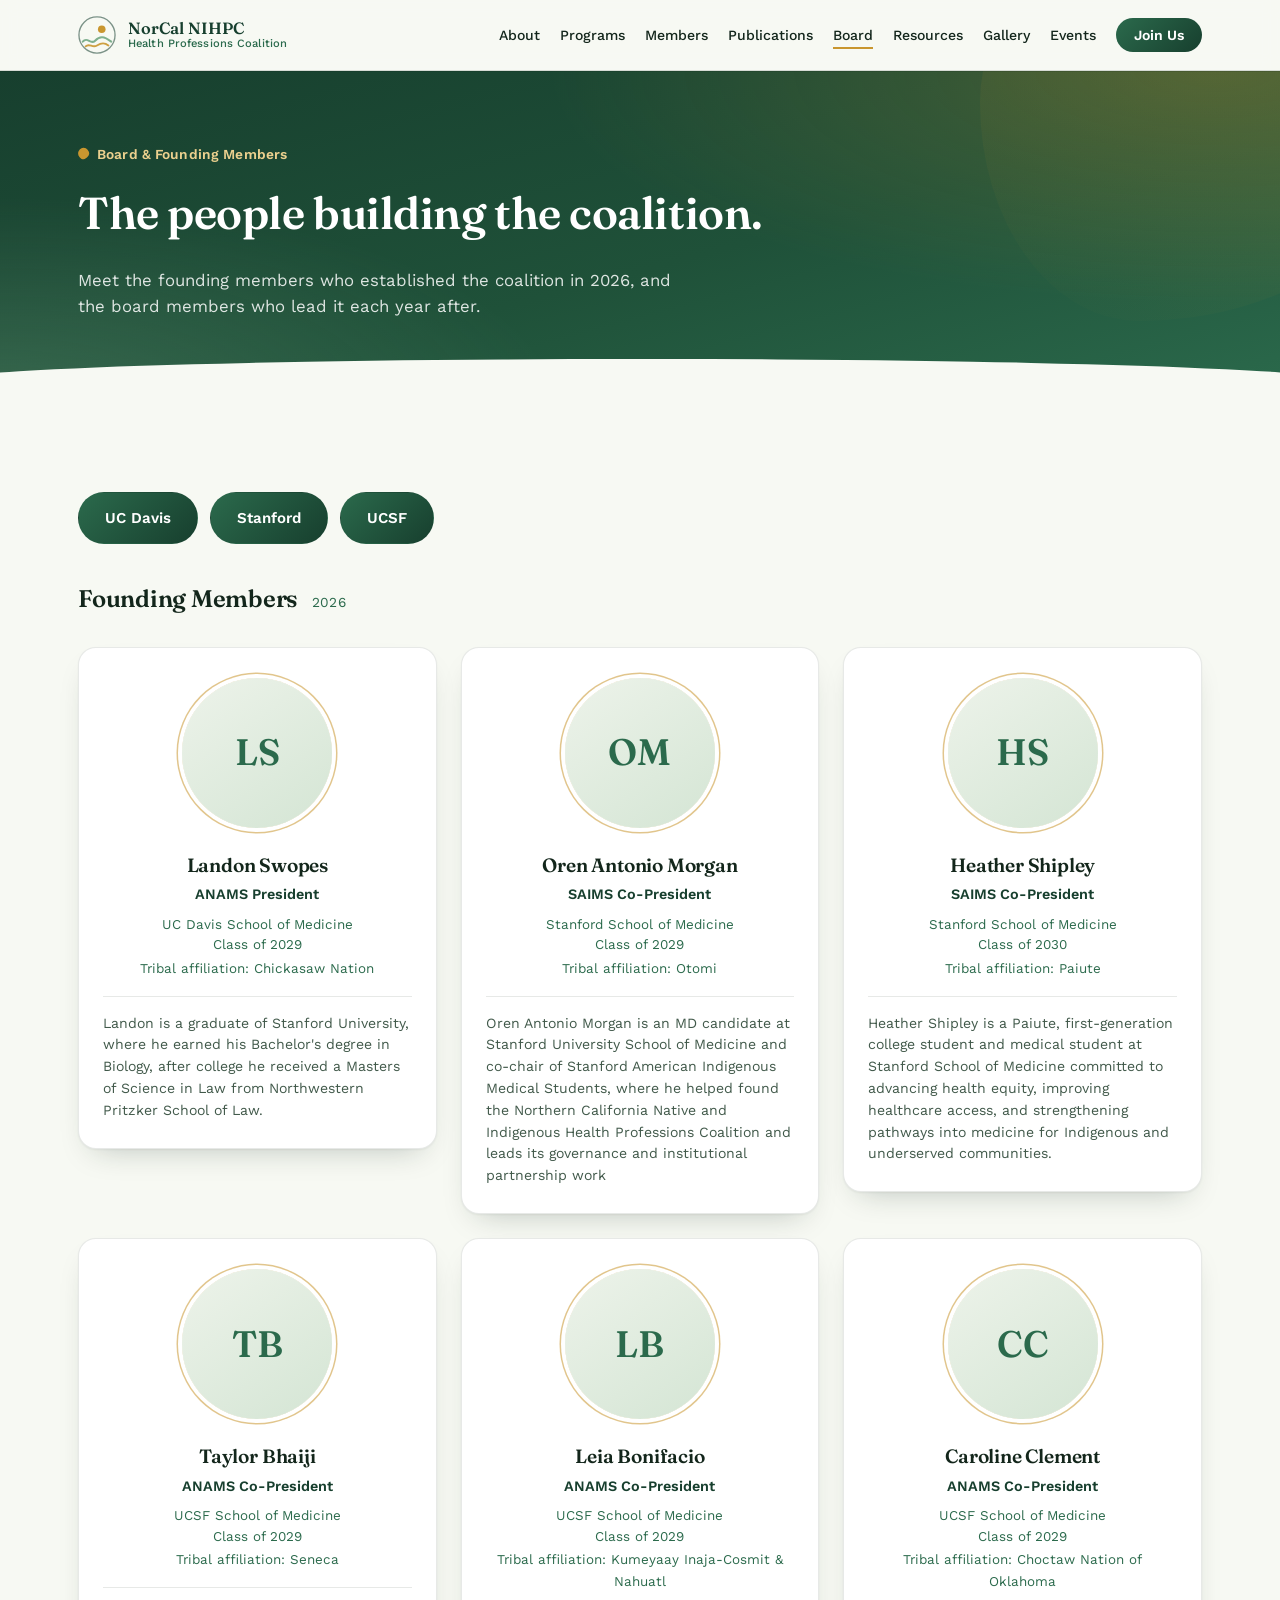
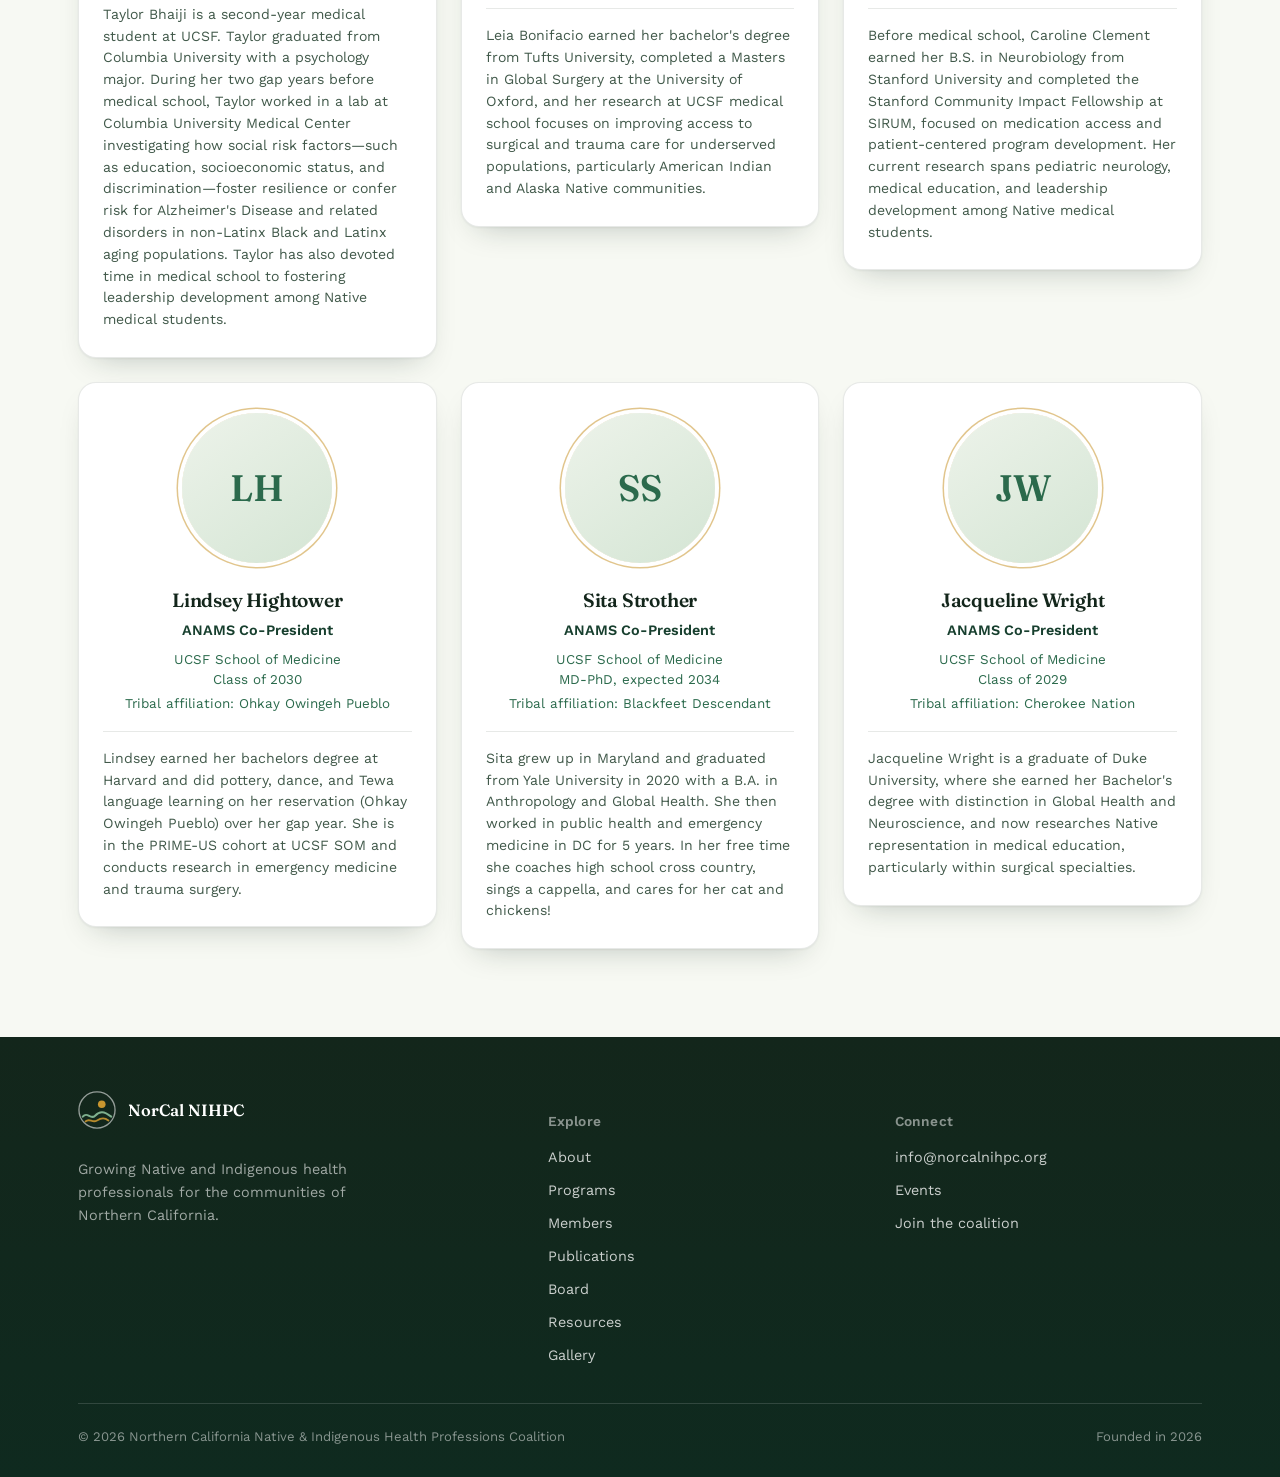
<file: board.html>
<!DOCTYPE html>
<html lang="en">
<head>
<meta charset="UTF-8">
<meta name="viewport" content="width=device-width, initial-scale=1.0">
<title>Board &amp; Founding Members | NorCal NIHPC</title>
<meta name="description" content="Meet the founding members and board of the Northern California Native &amp; Indigenous Health Professions Coalition.">
<link rel="canonical" href="https://norcalnihpc.github.io/norcal-nihpc-site/board.html">
<meta property="og:type" content="website">
<meta property="og:site_name" content="Northern California Native &amp; Indigenous Health Professions Coalition">
<meta property="og:title" content="Board &amp; Founding Members | NorCal NIHPC">
<meta property="og:description" content="Meet the founding members and board of the Northern California Native &amp; Indigenous Health Professions Coalition.">
<meta property="og:url" content="https://norcalnihpc.github.io/norcal-nihpc-site/board.html">
<meta property="og:image" content="https://norcalnihpc.github.io/norcal-nihpc-site/assets/img/social-preview.png">
<meta property="og:image:width" content="1200">
<meta property="og:image:height" content="630">
<meta name="twitter:card" content="summary_large_image">
<meta name="theme-color" content="#173F2E">
<link rel="preconnect" href="https://fonts.googleapis.com">
<link rel="preconnect" href="https://fonts.gstatic.com" crossorigin>
<link href="https://fonts.googleapis.com/css2?family=Fraunces:opsz,wght@9..144,400;9..144,500;9..144,600;9..144,700&family=Work+Sans:wght@400;500;600&family=IBM+Plex+Mono:wght@500&display=swap" rel="stylesheet">
<link rel="icon" href="data:image/svg+xml,%3Csvg xmlns='http://www.w3.org/2000/svg' viewBox='0 0 40 40'%3E%3Ccircle cx='20' cy='20' r='20' fill='%23173F2E'/%3E%3Ccircle cx='25' cy='14' r='4.5' fill='%23C9962F'/%3E%3Cpath d='M5 28c5-6 8 4 13-1s9-5 17 1' stroke='%237FB08E' stroke-width='2.6' fill='none' stroke-linecap='round'/%3E%3C/svg%3E">
<link rel="stylesheet" href="assets/styles.css">
</head>
<body>

<header>
  <div class="nav-row">
    <a href="index.html" class="brand">
      <svg class="brand-mark" viewBox="0 0 40 40" fill="none" xmlns="http://www.w3.org/2000/svg" aria-hidden="true"><circle cx="20" cy="20" r="19" stroke="currentColor" stroke-opacity=".55" stroke-width="1.4"/><circle cx="25" cy="14" r="4" fill="#C9962F"/><path d="M5 27c5-6 8 4 13-1s9-5 17 1" stroke="#7FB08E" stroke-width="2.2" stroke-linecap="round"/><path d="M8 32c4-4 7 2 12-1s8-3 12 0" stroke="#C9962F" stroke-width="2" stroke-linecap="round" opacity=".9"/></svg>
      <span class="brand-text">NorCal NIHPC<small>Health Professions Coalition</small></span>
    </a>
    <nav id="nav">
      <ul>
        <li><a href="index.html#about">About</a></li>
        <li><a href="index.html#programs">Programs</a></li>
        <li><a href="index.html#members">Members</a></li>
        <li><a href="publications.html">Publications</a></li>
        <li><a href="board.html" class="active">Board</a></li>
        <li><a href="resources.html">Resources</a></li>
        <li><a href="gallery.html">Gallery</a></li>
        <li><a href="events.html">Events</a></li>
        <li><a href="index.html#contact" class="nav-cta">Join Us</a></li>
      </ul>
    </nav>
    <button class="menu-btn" id="menuBtn" aria-label="Toggle menu" aria-expanded="false" aria-controls="nav"><span></span></button>
  </div>
</header>

<main>
  <div class="page-header">
    <div class="wrap">
      <span class="eyebrow">Board &amp; Founding Members</span>
      <h1>The people building the coalition.</h1>
      <p>Meet the founding members who established the coalition in 2026, and the board members who lead it each year after.</p>
    </div>
  </div>

  <section>
<div class="wrap">
<div class="school-links"><a class="btn btn-teal" href="school-ucd.html">UC Davis</a><a class="btn btn-teal" href="school-stanford.html">Stanford</a><a class="btn btn-teal" href="school-ucsf.html">UCSF</a></div>
<div id="boardRoot"><div class="year-block">
<div class="year-block-head"><h2>Founding Members</h2><span>2026</span></div>
<div class="board-grid">
<article class="board-card">
<div class="board-avatar" aria-hidden="true">LS</div>
<h3>Landon Swopes</h3>
<span class="board-role">ANAMS President</span>
<p class="board-meta">UC Davis School of Medicine<br>Class of 2029</p>
<p class="board-tribe">Tribal affiliation: Chickasaw Nation</p>
<p class="board-bio">Landon is a graduate of Stanford University, where he earned his Bachelor's degree in Biology, after college he received a Masters of Science in Law from Northwestern Pritzker School of Law.</p>
</article>
<article class="board-card">
<div class="board-avatar" aria-hidden="true">OM</div>
<h3>Oren Antonio Morgan</h3>
<span class="board-role">SAIMS Co-President</span>
<p class="board-meta">Stanford School of Medicine<br>Class of 2029</p>
<p class="board-tribe">Tribal affiliation: Otomi</p>
<p class="board-bio">Oren Antonio Morgan is an MD candidate at Stanford University School of Medicine and co-chair of Stanford American Indigenous Medical Students, where he helped found the Northern California Native and Indigenous Health Professions Coalition and leads its governance and institutional partnership work</p>
</article>
<article class="board-card">
<div class="board-avatar" aria-hidden="true">HS</div>
<h3>Heather Shipley</h3>
<span class="board-role">SAIMS Co-President</span>
<p class="board-meta">Stanford School of Medicine<br>Class of 2030</p>
<p class="board-tribe">Tribal affiliation: Paiute</p>
<p class="board-bio">Heather Shipley is a Paiute, first-generation college student and medical student at Stanford School of Medicine committed to advancing health equity, improving healthcare access, and strengthening pathways into medicine for Indigenous and underserved communities.</p>
</article>
<article class="board-card">
<div class="board-avatar" aria-hidden="true">TB</div>
<h3>Taylor Bhaiji</h3>
<span class="board-role">ANAMS Co-President</span>
<p class="board-meta">UCSF School of Medicine<br>Class of 2029</p>
<p class="board-tribe">Tribal affiliation: Seneca</p>
<p class="board-bio">Taylor Bhaiji is a second-year medical student at UCSF. Taylor graduated from Columbia University with a psychology major. During her two gap years before medical school, Taylor worked in a lab at Columbia University Medical Center investigating how social risk factors—such as education, socioeconomic status, and discrimination—foster resilience or confer risk for Alzheimer's Disease and related disorders in non-Latinx Black and Latinx aging populations. Taylor has also devoted time in medical school to fostering leadership development among Native medical students.</p>
</article>
<article class="board-card">
<div class="board-avatar" aria-hidden="true">LB</div>
<h3>Leia Bonifacio</h3>
<span class="board-role">ANAMS Co-President</span>
<p class="board-meta">UCSF School of Medicine<br>Class of 2029</p>
<p class="board-tribe">Tribal affiliation: Kumeyaay Inaja-Cosmit &amp; Nahuatl</p>
<p class="board-bio">Leia Bonifacio earned her bachelor's degree from Tufts University, completed a Masters in Global Surgery at the University of Oxford, and her research at UCSF medical school focuses on improving access to surgical and trauma care for underserved populations, particularly American Indian and Alaska Native communities.</p>
</article>
<article class="board-card">
<div class="board-avatar" aria-hidden="true">CC</div>
<h3>Caroline Clement</h3>
<span class="board-role">ANAMS Co-President</span>
<p class="board-meta">UCSF School of Medicine<br>Class of 2029</p>
<p class="board-tribe">Tribal affiliation: Choctaw Nation of Oklahoma</p>
<p class="board-bio">Before medical school, Caroline Clement earned her B.S. in Neurobiology from Stanford University and completed the Stanford Community Impact Fellowship at SIRUM, focused on medication access and patient-centered program development. Her current research spans pediatric neurology, medical education, and leadership development among Native medical students.</p>
</article>
<article class="board-card">
<div class="board-avatar" aria-hidden="true">LH</div>
<h3>Lindsey Hightower</h3>
<span class="board-role">ANAMS Co-President</span>
<p class="board-meta">UCSF School of Medicine<br>Class of 2030</p>
<p class="board-tribe">Tribal affiliation: Ohkay Owingeh Pueblo</p>
<p class="board-bio">Lindsey earned her bachelors degree at Harvard and did pottery, dance, and Tewa language learning on her reservation (Ohkay Owingeh Pueblo) over her gap year. She is in the PRIME-US cohort at UCSF SOM and conducts research in emergency medicine and trauma surgery.</p>
</article>
<article class="board-card">
<div class="board-avatar" aria-hidden="true">SS</div>
<h3>Sita Strother</h3>
<span class="board-role">ANAMS Co-President</span>
<p class="board-meta">UCSF School of Medicine<br>MD-PhD, expected 2034</p>
<p class="board-tribe">Tribal affiliation: Blackfeet Descendant</p>
<p class="board-bio">Sita grew up in Maryland and graduated from Yale University in 2020 with a B.A. in Anthropology and Global Health. She then worked in public health and emergency medicine in DC for 5 years. In her free time she coaches high school cross country, sings a cappella, and cares for her cat and chickens!</p>
</article>
<article class="board-card">
<div class="board-avatar" aria-hidden="true">JW</div>
<h3>Jacqueline Wright</h3>
<span class="board-role">ANAMS Co-President</span>
<p class="board-meta">UCSF School of Medicine<br>Class of 2029</p>
<p class="board-tribe">Tribal affiliation: Cherokee Nation</p>
<p class="board-bio">Jacqueline Wright is a graduate of Duke University, where she earned her Bachelor's degree with distinction in Global Health and Neuroscience, and now researches Native representation in medical education, particularly within surgical specialties.</p>
</article>
</div>
</div>
</div>
</div>
</section>
</main>

<footer>
  <div class="wrap">
    <div class="footer-grid">
      <div>
        <a href="index.html" class="brand" style="color:#fff;margin-bottom:14px;display:inline-flex;">
          <svg class="brand-mark" viewBox="0 0 40 40" fill="none" xmlns="http://www.w3.org/2000/svg" aria-hidden="true"><circle cx="20" cy="20" r="19" stroke="currentColor" stroke-opacity=".55" stroke-width="1.4"/><circle cx="25" cy="14" r="4" fill="#C9962F"/><path d="M5 27c5-6 8 4 13-1s9-5 17 1" stroke="#7FB08E" stroke-width="2.2" stroke-linecap="round"/><path d="M8 32c4-4 7 2 12-1s8-3 12 0" stroke="#C9962F" stroke-width="2" stroke-linecap="round" opacity=".9"/></svg>
          <span class="brand-text">NorCal NIHPC</span>
        </a>
        <p style="max-width:36ch;color:rgba(255,255,255,0.6);">Growing Native and Indigenous health professionals for the communities of Northern California.</p>
      </div>
      <div>
        <h4>Explore</h4>
        <ul>
          <li><a href="index.html#about">About</a></li>
          <li><a href="index.html#programs">Programs</a></li>
          <li><a href="index.html#members">Members</a></li>
          <li><a href="publications.html">Publications</a></li>
          <li><a href="board.html">Board</a></li>
          <li><a href="resources.html">Resources</a></li>
        <li><a href="gallery.html">Gallery</a></li>
        </ul>
      </div>
      <div>
        <h4>Connect</h4>
        <ul>
          <li><a href="mailto:info@norcalnihpc.org">info@norcalnihpc.org</a></li>
          <li><a href="events.html">Events</a></li>
          <li><a href="index.html#contact">Join the coalition</a></li>
        </ul>
      </div>
    </div>
    <div class="footer-bottom">
      <span>© <span id="year"></span> Northern California Native &amp; Indigenous Health Professions Coalition</span>
      <span>Founded in 2026</span>
    </div>
  </div>
</footer>

<script src="assets/main.js"></script>
<script src="assets/pages-data.js"></script>
</body>
</html>
</file>
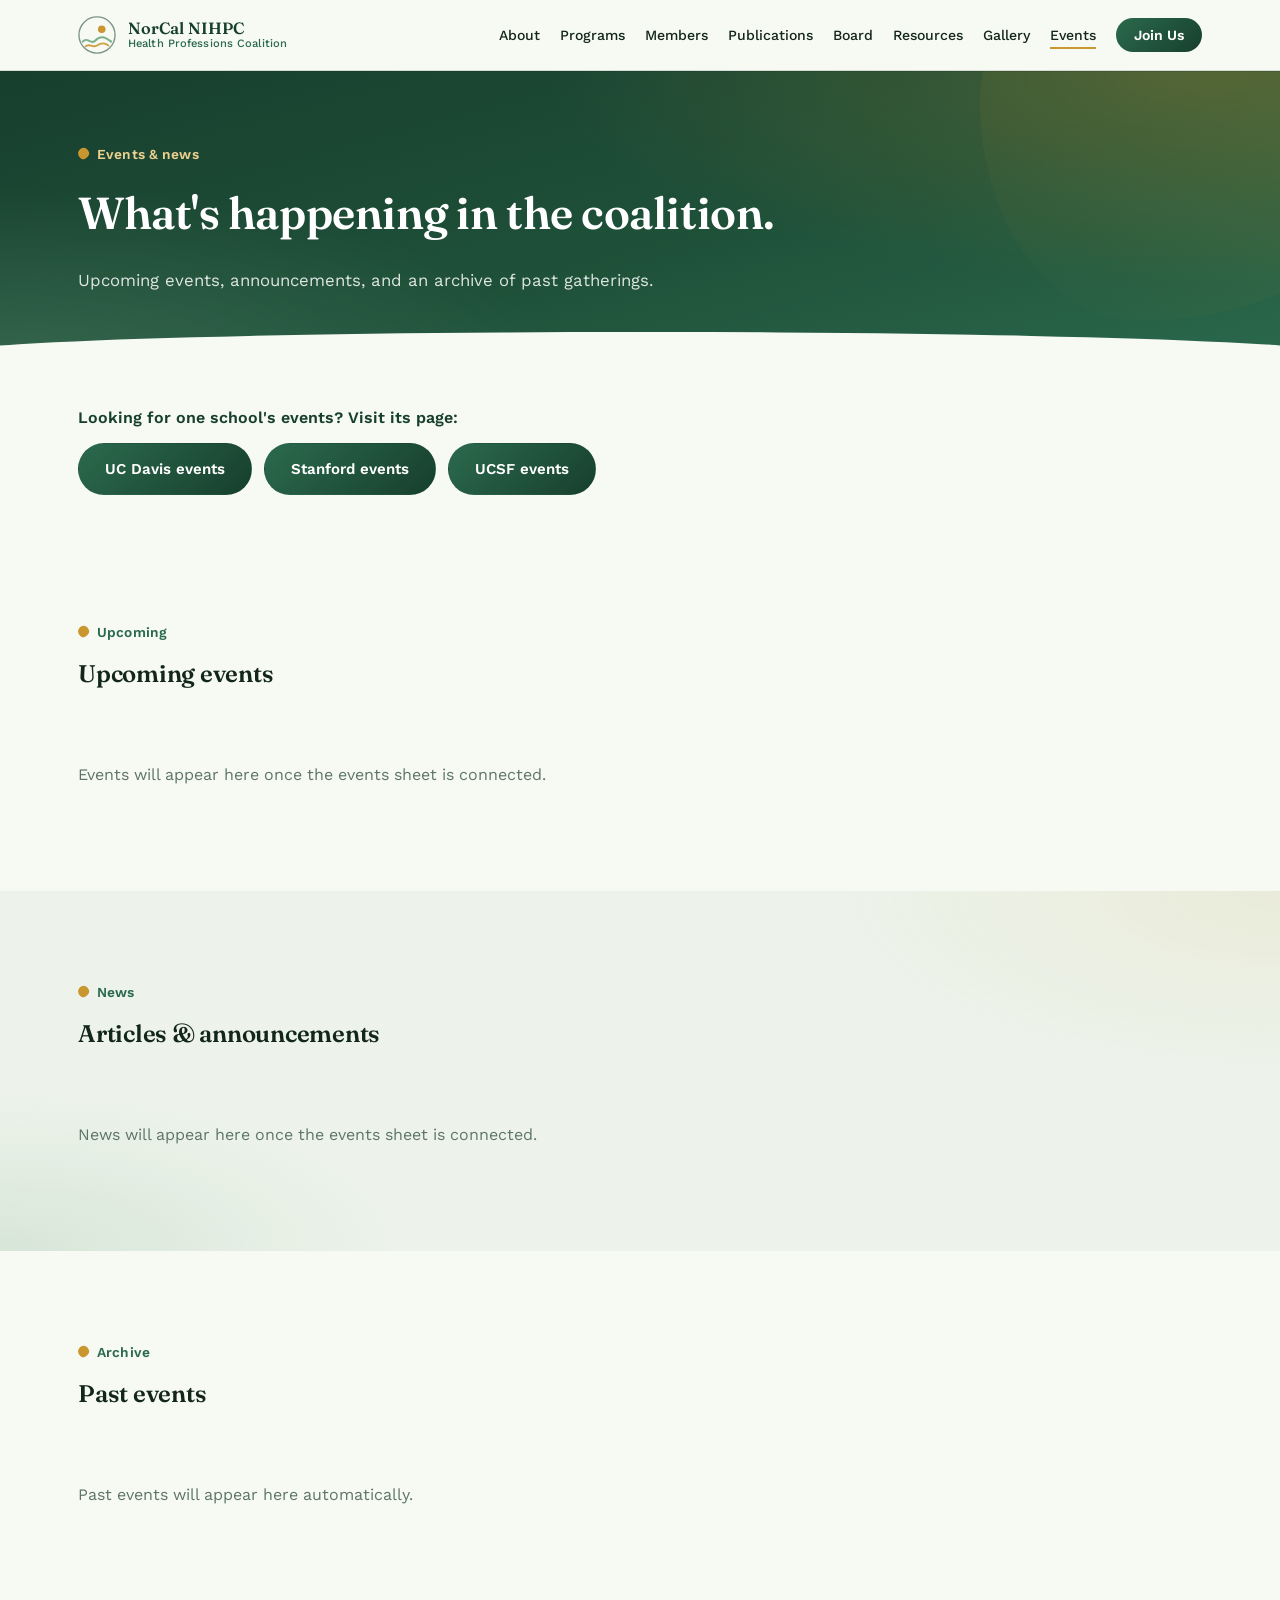
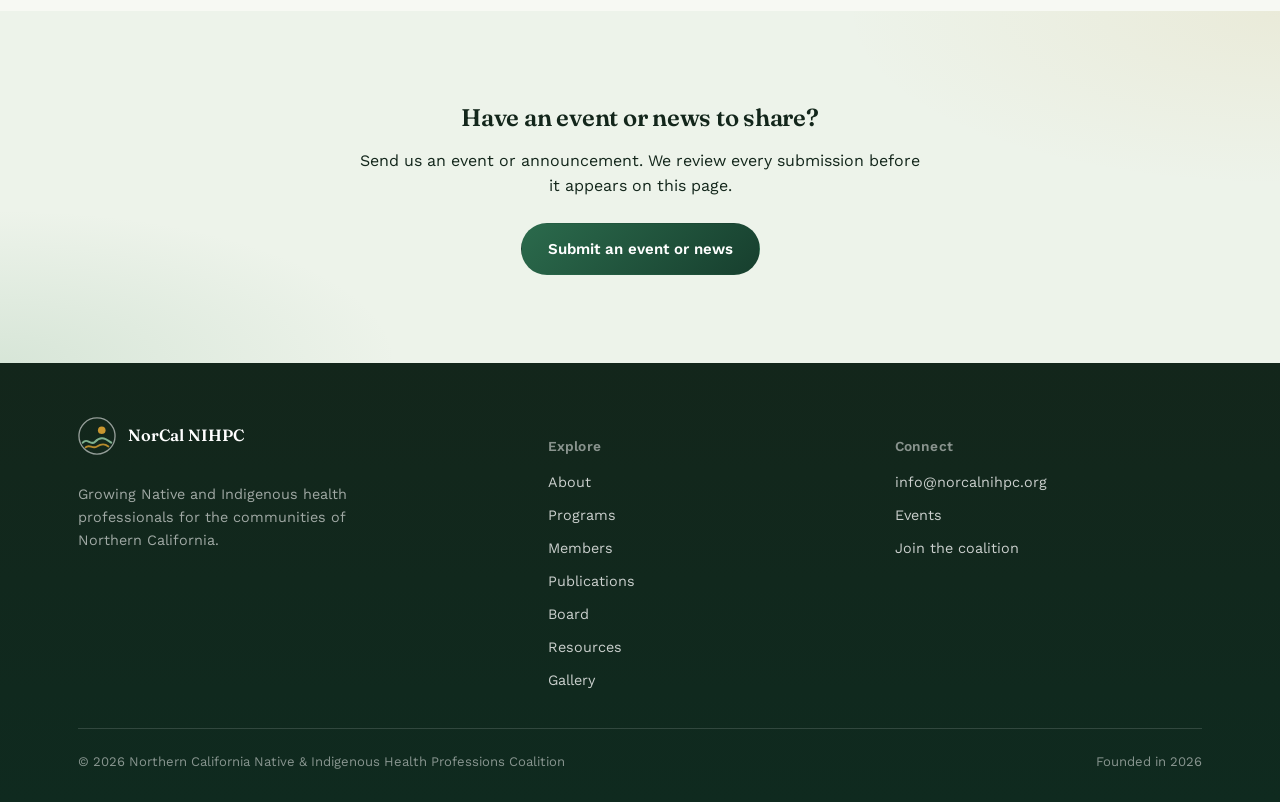
<file: events.html>
<!DOCTYPE html>
<html lang="en">
<head>
<meta charset="UTF-8">
<meta name="viewport" content="width=device-width, initial-scale=1.0">
<title>Events &amp; News | NorCal NIHPC</title>
<meta name="description" content="Upcoming coalition meetings and events, past events, and news from Stanford, UCSF and UC Davis.">
<link rel="canonical" href="https://norcalnihpc.github.io/norcal-nihpc-site/events.html">
<meta property="og:type" content="website">
<meta property="og:site_name" content="Northern California Native &amp; Indigenous Health Professions Coalition">
<meta property="og:title" content="Events &amp; News | NorCal NIHPC">
<meta property="og:description" content="Upcoming coalition meetings and events, past events, and news from Stanford, UCSF and UC Davis.">
<meta property="og:url" content="https://norcalnihpc.github.io/norcal-nihpc-site/events.html">
<meta property="og:image" content="https://norcalnihpc.github.io/norcal-nihpc-site/assets/img/social-preview.png">
<meta property="og:image:width" content="1200">
<meta property="og:image:height" content="630">
<meta name="twitter:card" content="summary_large_image">
<meta name="theme-color" content="#173F2E">
<link rel="preconnect" href="https://fonts.googleapis.com">
<link rel="preconnect" href="https://fonts.gstatic.com" crossorigin>
<link href="https://fonts.googleapis.com/css2?family=Fraunces:opsz,wght@9..144,400;9..144,500;9..144,600;9..144,700&family=Work+Sans:wght@400;500;600&family=IBM+Plex+Mono:wght@500&display=swap" rel="stylesheet">
<link rel="icon" href="data:image/svg+xml,%3Csvg xmlns='http://www.w3.org/2000/svg' viewBox='0 0 40 40'%3E%3Ccircle cx='20' cy='20' r='20' fill='%23173F2E'/%3E%3Ccircle cx='25' cy='14' r='4.5' fill='%23C9962F'/%3E%3Cpath d='M5 28c5-6 8 4 13-1s9-5 17 1' stroke='%237FB08E' stroke-width='2.6' fill='none' stroke-linecap='round'/%3E%3C/svg%3E">
<link rel="stylesheet" href="assets/styles.css">
</head>
<body>

<header>
  <div class="nav-row">
    <a href="index.html" class="brand">
      <svg class="brand-mark" viewBox="0 0 40 40" fill="none" xmlns="http://www.w3.org/2000/svg" aria-hidden="true"><circle cx="20" cy="20" r="19" stroke="currentColor" stroke-opacity=".55" stroke-width="1.4"/><circle cx="25" cy="14" r="4" fill="#C9962F"/><path d="M5 27c5-6 8 4 13-1s9-5 17 1" stroke="#7FB08E" stroke-width="2.2" stroke-linecap="round"/><path d="M8 32c4-4 7 2 12-1s8-3 12 0" stroke="#C9962F" stroke-width="2" stroke-linecap="round" opacity=".9"/></svg>
      <span class="brand-text">NorCal NIHPC<small>Health Professions Coalition</small></span>
    </a>
    <nav id="nav">
      <ul>
        <li><a href="index.html#about">About</a></li>
        <li><a href="index.html#programs">Programs</a></li>
        <li><a href="index.html#members">Members</a></li>
        <li><a href="publications.html">Publications</a></li>
        <li><a href="board.html">Board</a></li>
        <li><a href="resources.html">Resources</a></li>
        <li><a href="gallery.html">Gallery</a></li>
        <li><a href="events.html" class="active">Events</a></li>
        <li><a href="index.html#contact" class="nav-cta">Join Us</a></li>
      </ul>
    </nav>
    <button class="menu-btn" id="menuBtn" aria-label="Toggle menu" aria-expanded="false" aria-controls="nav"><span></span></button>
  </div>
</header>

<main>
  <div class="page-header"><div class="wrap">
    <span class="eyebrow">Events &amp; news</span>
    <h1>What's happening in the coalition.</h1>
    <p>Upcoming events, announcements, and an archive of past gatherings.</p>
  </div></div>
  <section style="padding:28px 0 0;"><div class="wrap">
    <p style="margin:0 0 12px;font-weight:600;color:var(--deep-teal);">Looking for one school's events? Visit its page:</p>
    <div class="school-links"><a class="btn btn-teal" href="school-ucd.html#events">UC Davis events</a><a class="btn btn-teal" href="school-stanford.html#events">Stanford events</a><a class="btn btn-teal" href="school-ucsf.html#events">UCSF events</a></div>
  </div></section>
  <section id="upcoming"><div class="wrap">
    <div class="section-head"><span class="eyebrow">Upcoming</span><h2>Upcoming events</h2></div>
    <div class="events-grid" id="upcomingEvents"><p style="grid-column:1/-1;color:#5d7566;">Events will appear here once the events sheet is connected.</p></div>
  </div></section>
  <section id="news" class="bg-mist"><div class="wrap">
    <div class="section-head"><span class="eyebrow">News</span><h2>Articles &amp; announcements</h2></div>
    <div class="events-grid" id="newsList"><p style="grid-column:1/-1;color:#5d7566;">News will appear here once the events sheet is connected.</p></div>
  </div></section>
  <section id="archive"><div class="wrap">
    <div class="section-head"><span class="eyebrow">Archive</span><h2>Past events</h2></div>
    <div class="events-grid archive" id="archivedEvents"><p style="grid-column:1/-1;color:#5d7566;">Past events will appear here automatically.</p></div>
  </div></section>
  <section id="submit" class="bg-mist" hidden><div class="wrap" style="text-align:center;">
    <h2>Have an event or news to share?</h2>
    <p style="max-width:560px;margin:10px auto 24px;">Send us an event or announcement. We review every submission before it appears on this page.</p>
    <a class="btn btn-teal" id="eventShare" href="#" target="_blank" rel="noopener">Submit an event or news</a>
  </div></section>
</main>

<footer>
  <div class="wrap">
    <div class="footer-grid">
      <div>
        <a href="index.html" class="brand" style="color:#fff;margin-bottom:14px;display:inline-flex;">
          <svg class="brand-mark" viewBox="0 0 40 40" fill="none" xmlns="http://www.w3.org/2000/svg" aria-hidden="true"><circle cx="20" cy="20" r="19" stroke="currentColor" stroke-opacity=".55" stroke-width="1.4"/><circle cx="25" cy="14" r="4" fill="#C9962F"/><path d="M5 27c5-6 8 4 13-1s9-5 17 1" stroke="#7FB08E" stroke-width="2.2" stroke-linecap="round"/><path d="M8 32c4-4 7 2 12-1s8-3 12 0" stroke="#C9962F" stroke-width="2" stroke-linecap="round" opacity=".9"/></svg>
          <span class="brand-text">NorCal NIHPC</span>
        </a>
        <p style="max-width:36ch;color:rgba(255,255,255,0.6);">Growing Native and Indigenous health professionals for the communities of Northern California.</p>
      </div>
      <div>
        <h4>Explore</h4>
        <ul>
          <li><a href="index.html#about">About</a></li>
          <li><a href="index.html#programs">Programs</a></li>
          <li><a href="index.html#members">Members</a></li>
          <li><a href="publications.html">Publications</a></li>
          <li><a href="board.html">Board</a></li>
          <li><a href="resources.html">Resources</a></li>
        <li><a href="gallery.html">Gallery</a></li>
        </ul>
      </div>
      <div>
        <h4>Connect</h4>
        <ul>
          <li><a href="mailto:info@norcalnihpc.org">info@norcalnihpc.org</a></li>
          <li><a href="events.html">Events</a></li>
          <li><a href="index.html#contact">Join the coalition</a></li>
        </ul>
      </div>
    </div>
    <div class="footer-bottom">
      <span>© <span id="year"></span> Northern California Native &amp; Indigenous Health Professions Coalition</span>
      <span>Founded in 2026</span>
    </div>
  </div>
</footer>

<script src="assets/main.js"></script>
<script src="assets/events.js"></script>
<script src="assets/photos.js"></script>
</body>
</html>
</file>
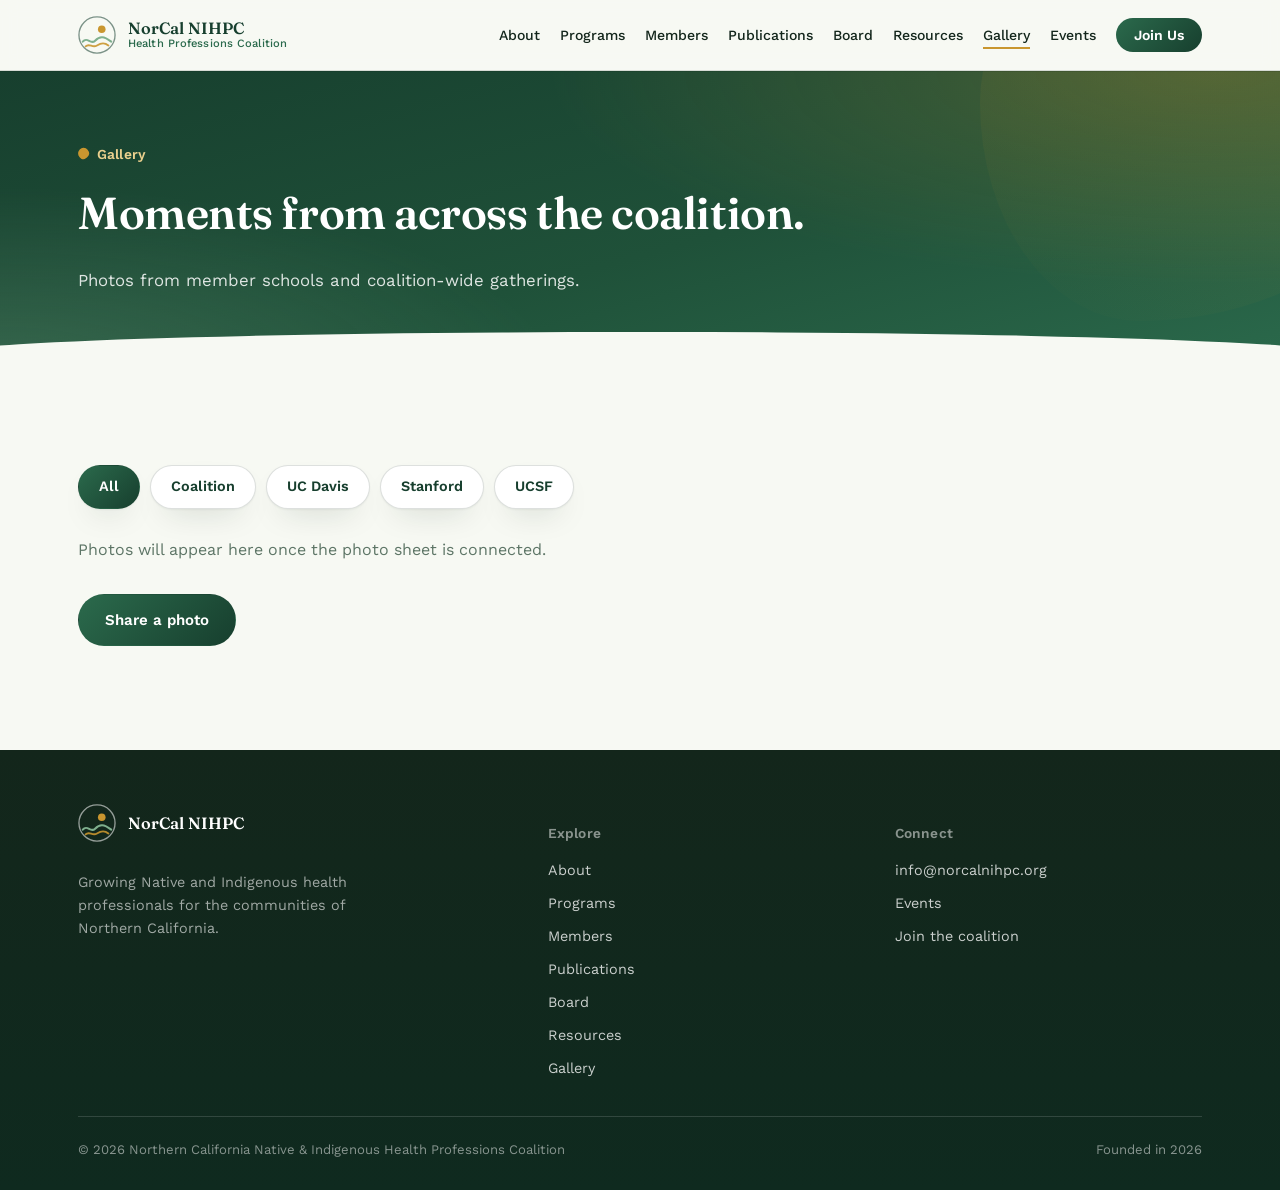
<file: gallery.html>
<!DOCTYPE html>
<html lang="en">
<head>
<meta charset="UTF-8">
<meta name="viewport" content="width=device-width, initial-scale=1.0">
<title>Gallery | NorCal NIHPC</title>
<meta name="description" content="Photos from member schools and coalition-wide gatherings.">
<link rel="canonical" href="https://norcalnihpc.github.io/norcal-nihpc-site/gallery.html">
<meta property="og:type" content="website">
<meta property="og:site_name" content="Northern California Native &amp; Indigenous Health Professions Coalition">
<meta property="og:title" content="Gallery | NorCal NIHPC">
<meta property="og:description" content="Photos from member schools and coalition-wide gatherings.">
<meta property="og:url" content="https://norcalnihpc.github.io/norcal-nihpc-site/gallery.html">
<meta property="og:image" content="https://norcalnihpc.github.io/norcal-nihpc-site/assets/img/social-preview.png">
<meta property="og:image:width" content="1200">
<meta property="og:image:height" content="630">
<meta name="twitter:card" content="summary_large_image">
<meta name="theme-color" content="#173F2E">
<link rel="preconnect" href="https://fonts.googleapis.com">
<link rel="preconnect" href="https://fonts.gstatic.com" crossorigin>
<link href="https://fonts.googleapis.com/css2?family=Fraunces:opsz,wght@9..144,400;9..144,500;9..144,600;9..144,700&family=Work+Sans:wght@400;500;600&family=IBM+Plex+Mono:wght@500&display=swap" rel="stylesheet">
<link rel="icon" href="data:image/svg+xml,%3Csvg xmlns='http://www.w3.org/2000/svg' viewBox='0 0 40 40'%3E%3Ccircle cx='20' cy='20' r='20' fill='%23173F2E'/%3E%3Ccircle cx='25' cy='14' r='4.5' fill='%23C9962F'/%3E%3Cpath d='M5 28c5-6 8 4 13-1s9-5 17 1' stroke='%237FB08E' stroke-width='2.6' fill='none' stroke-linecap='round'/%3E%3C/svg%3E">
<link rel="stylesheet" href="assets/styles.css">
</head>
<body>

<header>
  <div class="nav-row">
    <a href="index.html" class="brand">
      <svg class="brand-mark" viewBox="0 0 40 40" fill="none" xmlns="http://www.w3.org/2000/svg" aria-hidden="true"><circle cx="20" cy="20" r="19" stroke="currentColor" stroke-opacity=".55" stroke-width="1.4"/><circle cx="25" cy="14" r="4" fill="#C9962F"/><path d="M5 27c5-6 8 4 13-1s9-5 17 1" stroke="#7FB08E" stroke-width="2.2" stroke-linecap="round"/><path d="M8 32c4-4 7 2 12-1s8-3 12 0" stroke="#C9962F" stroke-width="2" stroke-linecap="round" opacity=".9"/></svg>
      <span class="brand-text">NorCal NIHPC<small>Health Professions Coalition</small></span>
    </a>
    <nav id="nav">
      <ul>
        <li><a href="index.html#about">About</a></li>
        <li><a href="index.html#programs">Programs</a></li>
        <li><a href="index.html#members">Members</a></li>
        <li><a href="publications.html">Publications</a></li>
        <li><a href="board.html">Board</a></li>
        <li><a href="resources.html">Resources</a></li>
        <li><a href="gallery.html" class="active">Gallery</a></li>
        <li><a href="events.html">Events</a></li>
        <li><a href="index.html#contact" class="nav-cta">Join Us</a></li>
      </ul>
    </nav>
    <button class="menu-btn" id="menuBtn" aria-label="Toggle menu" aria-expanded="false" aria-controls="nav"><span></span></button>
  </div>
</header>

<main>
  <div class="page-header"><div class="wrap">
    <span class="eyebrow">Gallery</span>
    <h1>Moments from across the coalition.</h1>
    <p>Photos from member schools and coalition-wide gatherings.</p>
  </div></div>
  <section><div class="wrap">
    <div class="filter-row" role="group" aria-label="Filter photos by school">
      <button type="button" class="filter-pill" data-filter="all" aria-pressed="true">All</button>
      <button type="button" class="filter-pill" data-filter="coalition" aria-pressed="false">Coalition</button>
      <button type="button" class="filter-pill" data-filter="davis" aria-pressed="false">UC Davis</button>
      <button type="button" class="filter-pill" data-filter="stanford" aria-pressed="false">Stanford</button>
      <button type="button" class="filter-pill" data-filter="ucsf" aria-pressed="false">UCSF</button>
    </div>
    <div class="photo-grid" id="galleryGrid"><p class="photo-empty">Photos will appear here once the photo sheet is connected.</p></div>
    <p style="margin-top:32px;"><a class="btn btn-teal" id="photoShare" href="#" target="_blank" rel="noopener" hidden>Share a photo</a></p>
  </div></section>
</main>

<footer>
  <div class="wrap">
    <div class="footer-grid">
      <div>
        <a href="index.html" class="brand" style="color:#fff;margin-bottom:14px;display:inline-flex;">
          <svg class="brand-mark" viewBox="0 0 40 40" fill="none" xmlns="http://www.w3.org/2000/svg" aria-hidden="true"><circle cx="20" cy="20" r="19" stroke="currentColor" stroke-opacity=".55" stroke-width="1.4"/><circle cx="25" cy="14" r="4" fill="#C9962F"/><path d="M5 27c5-6 8 4 13-1s9-5 17 1" stroke="#7FB08E" stroke-width="2.2" stroke-linecap="round"/><path d="M8 32c4-4 7 2 12-1s8-3 12 0" stroke="#C9962F" stroke-width="2" stroke-linecap="round" opacity=".9"/></svg>
          <span class="brand-text">NorCal NIHPC</span>
        </a>
        <p style="max-width:36ch;color:rgba(255,255,255,0.6);">Growing Native and Indigenous health professionals for the communities of Northern California.</p>
      </div>
      <div>
        <h4>Explore</h4>
        <ul>
          <li><a href="index.html#about">About</a></li>
          <li><a href="index.html#programs">Programs</a></li>
          <li><a href="index.html#members">Members</a></li>
          <li><a href="publications.html">Publications</a></li>
          <li><a href="board.html">Board</a></li>
          <li><a href="resources.html">Resources</a></li>
        <li><a href="gallery.html" class="active">Gallery</a></li>
        </ul>
      </div>
      <div>
        <h4>Connect</h4>
        <ul>
          <li><a href="mailto:info@norcalnihpc.org">info@norcalnihpc.org</a></li>
          <li><a href="events.html">Events</a></li>
          <li><a href="index.html#contact">Join the coalition</a></li>
        </ul>
      </div>
    </div>
    <div class="footer-bottom">
      <span>© <span id="year"></span> Northern California Native &amp; Indigenous Health Professions Coalition</span>
      <span>Founded in 2026</span>
    </div>
  </div>
</footer>

<script src="assets/main.js"></script>
<script src="assets/photos.js"></script>
</body>
</html>
</file>
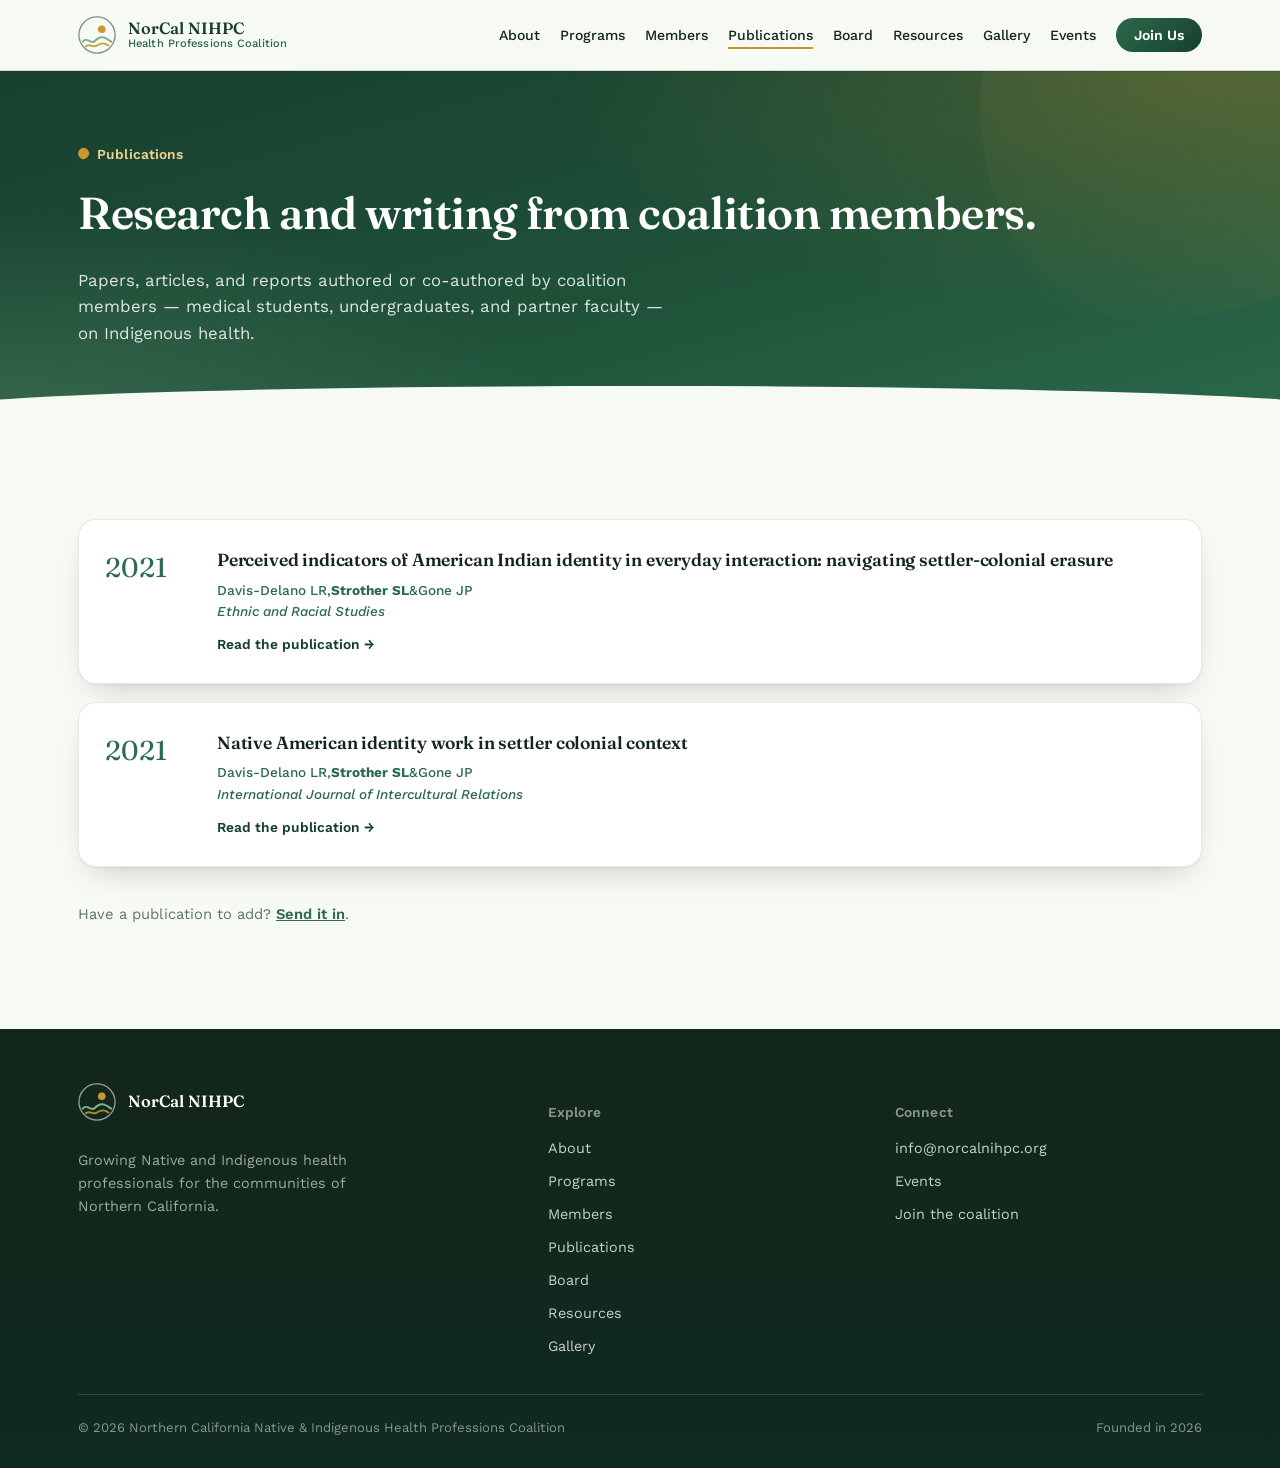
<file: publications.html>
<!DOCTYPE html>
<html lang="en">
<head>
<meta charset="UTF-8">
<meta name="viewport" content="width=device-width, initial-scale=1.0">
<title>Publications | NorCal NIHPC</title>
<meta name="description" content="Research and publications from Native and Indigenous health professions students and partners.">
<link rel="canonical" href="https://norcalnihpc.github.io/norcal-nihpc-site/publications.html">
<meta property="og:type" content="website">
<meta property="og:site_name" content="Northern California Native &amp; Indigenous Health Professions Coalition">
<meta property="og:title" content="Publications | NorCal NIHPC">
<meta property="og:description" content="Research and publications from Native and Indigenous health professions students and partners.">
<meta property="og:url" content="https://norcalnihpc.github.io/norcal-nihpc-site/publications.html">
<meta property="og:image" content="https://norcalnihpc.github.io/norcal-nihpc-site/assets/img/social-preview.png">
<meta property="og:image:width" content="1200">
<meta property="og:image:height" content="630">
<meta name="twitter:card" content="summary_large_image">
<meta name="theme-color" content="#173F2E">
<link rel="preconnect" href="https://fonts.googleapis.com">
<link rel="preconnect" href="https://fonts.gstatic.com" crossorigin>
<link href="https://fonts.googleapis.com/css2?family=Fraunces:opsz,wght@9..144,400;9..144,500;9..144,600;9..144,700&family=Work+Sans:wght@400;500;600&family=IBM+Plex+Mono:wght@500&display=swap" rel="stylesheet">
<link rel="icon" href="data:image/svg+xml,%3Csvg xmlns='http://www.w3.org/2000/svg' viewBox='0 0 40 40'%3E%3Ccircle cx='20' cy='20' r='20' fill='%23173F2E'/%3E%3Ccircle cx='25' cy='14' r='4.5' fill='%23C9962F'/%3E%3Cpath d='M5 28c5-6 8 4 13-1s9-5 17 1' stroke='%237FB08E' stroke-width='2.6' fill='none' stroke-linecap='round'/%3E%3C/svg%3E">
<link rel="stylesheet" href="assets/styles.css">
</head>
<body>

<header>
  <div class="nav-row">
    <a href="index.html" class="brand">
      <svg class="brand-mark" viewBox="0 0 40 40" fill="none" xmlns="http://www.w3.org/2000/svg" aria-hidden="true"><circle cx="20" cy="20" r="19" stroke="currentColor" stroke-opacity=".55" stroke-width="1.4"/><circle cx="25" cy="14" r="4" fill="#C9962F"/><path d="M5 27c5-6 8 4 13-1s9-5 17 1" stroke="#7FB08E" stroke-width="2.2" stroke-linecap="round"/><path d="M8 32c4-4 7 2 12-1s8-3 12 0" stroke="#C9962F" stroke-width="2" stroke-linecap="round" opacity=".9"/></svg>
      <span class="brand-text">NorCal NIHPC<small>Health Professions Coalition</small></span>
    </a>
    <nav id="nav">
      <ul>
        <li><a href="index.html#about">About</a></li>
        <li><a href="index.html#programs">Programs</a></li>
        <li><a href="index.html#members">Members</a></li>
        <li><a href="publications.html" class="active">Publications</a></li>
        <li><a href="board.html">Board</a></li>
        <li><a href="resources.html">Resources</a></li>
        <li><a href="gallery.html">Gallery</a></li>
        <li><a href="events.html">Events</a></li>
        <li><a href="index.html#contact" class="nav-cta">Join Us</a></li>
      </ul>
    </nav>
    <button class="menu-btn" id="menuBtn" aria-label="Toggle menu" aria-expanded="false" aria-controls="nav"><span></span></button>
  </div>
</header>

<main>
  <div class="page-header">
    <div class="wrap">
      <span class="eyebrow">Publications</span>
      <h1>Research and writing from coalition members.</h1>
      <p>Papers, articles, and reports authored or co-authored by coalition members — medical students, undergraduates, and partner faculty — on Indigenous health.</p>
    </div>
  </div>

  <section>
<div class="wrap">
<div class="pub-list" id="pubList">
<div class="pub-card"><div class="pub-year">2021</div><div class="pub-body"><h3>Perceived indicators of American Indian identity in everyday interaction: navigating settler-colonial erasure</h3>
<div class="pub-meta">Davis-Delano LR,<strong>Strother SL</strong>&amp;Gone JP<br><em>Ethnic and Racial Studies</em></div>
<a href="https://doi.org/10.1080/01419870.2021.1992468" target="_blank" rel="noopener">Read the publication →</a></div></div>
<div class="pub-card"><div class="pub-year">2021</div><div class="pub-body"><h3>Native American identity work in settler colonial context</h3>
<div class="pub-meta">Davis-Delano LR,<strong>Strother SL</strong>&amp;Gone JP<br><em>International Journal of Intercultural Relations</em></div>
<a href="https://doi.org/10.1016/j.ijintrel.2021.10.003" target="_blank" rel="noopener">Read the publication →</a></div></div>
</div>
<p style="margin-top:36px;color:#5d7566;font-size:0.92rem;">Have a publication to add? <a href="https://forms.gle/Y3f4n2eEUggBpEmh8" target="_blank" rel="noopener" style="color:var(--teal);font-weight:600;">Send it in</a>.</p>
</div>
</section>
</main>

<footer>
  <div class="wrap">
    <div class="footer-grid">
      <div>
        <a href="index.html" class="brand" style="color:#fff;margin-bottom:14px;display:inline-flex;">
          <svg class="brand-mark" viewBox="0 0 40 40" fill="none" xmlns="http://www.w3.org/2000/svg" aria-hidden="true"><circle cx="20" cy="20" r="19" stroke="currentColor" stroke-opacity=".55" stroke-width="1.4"/><circle cx="25" cy="14" r="4" fill="#C9962F"/><path d="M5 27c5-6 8 4 13-1s9-5 17 1" stroke="#7FB08E" stroke-width="2.2" stroke-linecap="round"/><path d="M8 32c4-4 7 2 12-1s8-3 12 0" stroke="#C9962F" stroke-width="2" stroke-linecap="round" opacity=".9"/></svg>
          <span class="brand-text">NorCal NIHPC</span>
        </a>
        <p style="max-width:36ch;color:rgba(255,255,255,0.6);">Growing Native and Indigenous health professionals for the communities of Northern California.</p>
      </div>
      <div>
        <h4>Explore</h4>
        <ul>
          <li><a href="index.html#about">About</a></li>
          <li><a href="index.html#programs">Programs</a></li>
          <li><a href="index.html#members">Members</a></li>
          <li><a href="publications.html">Publications</a></li>
          <li><a href="board.html">Board</a></li>
          <li><a href="resources.html">Resources</a></li>
        <li><a href="gallery.html">Gallery</a></li>
        </ul>
      </div>
      <div>
        <h4>Connect</h4>
        <ul>
          <li><a href="mailto:info@norcalnihpc.org">info@norcalnihpc.org</a></li>
          <li><a href="events.html">Events</a></li>
          <li><a href="index.html#contact">Join the coalition</a></li>
        </ul>
      </div>
    </div>
    <div class="footer-bottom">
      <span>© <span id="year"></span> Northern California Native &amp; Indigenous Health Professions Coalition</span>
      <span>Founded in 2026</span>
    </div>
  </div>
</footer>

<script src="assets/main.js"></script>
<script src="assets/pages-data.js"></script>
</body>
</html>
</file>
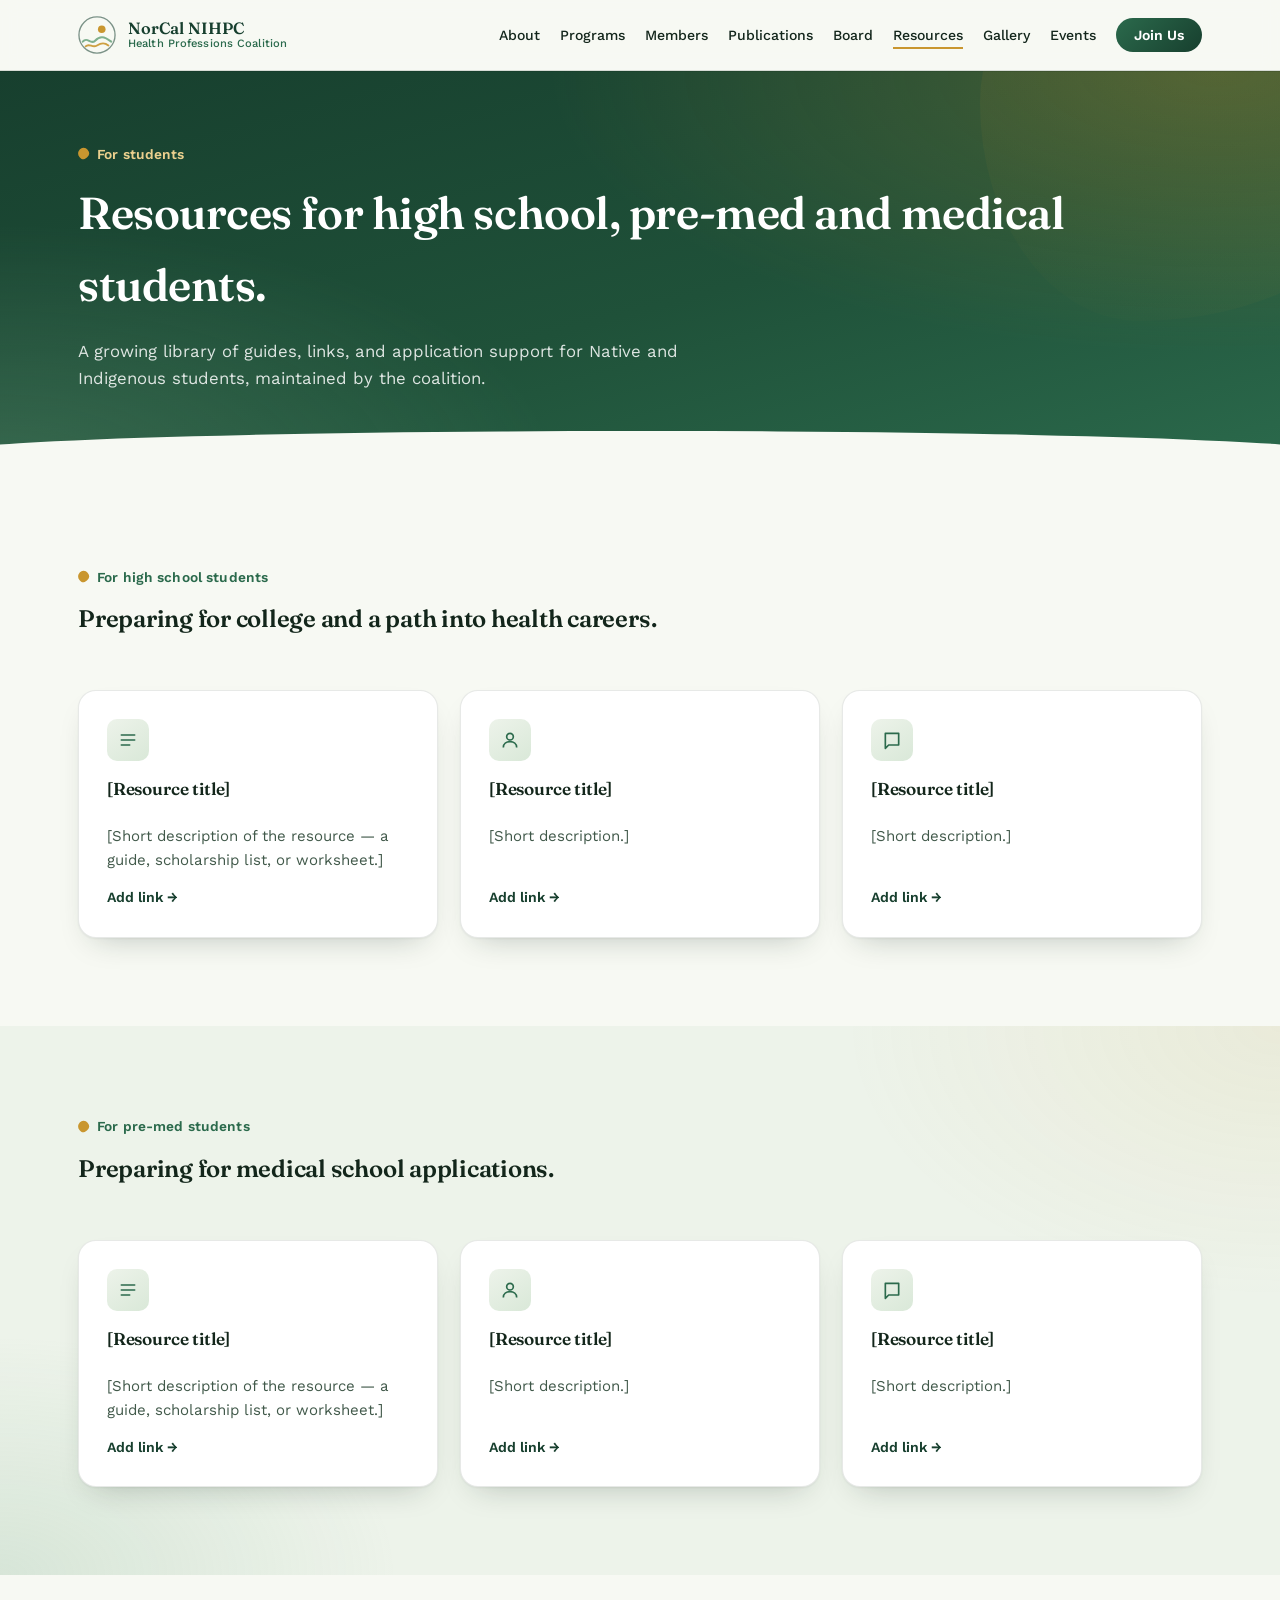
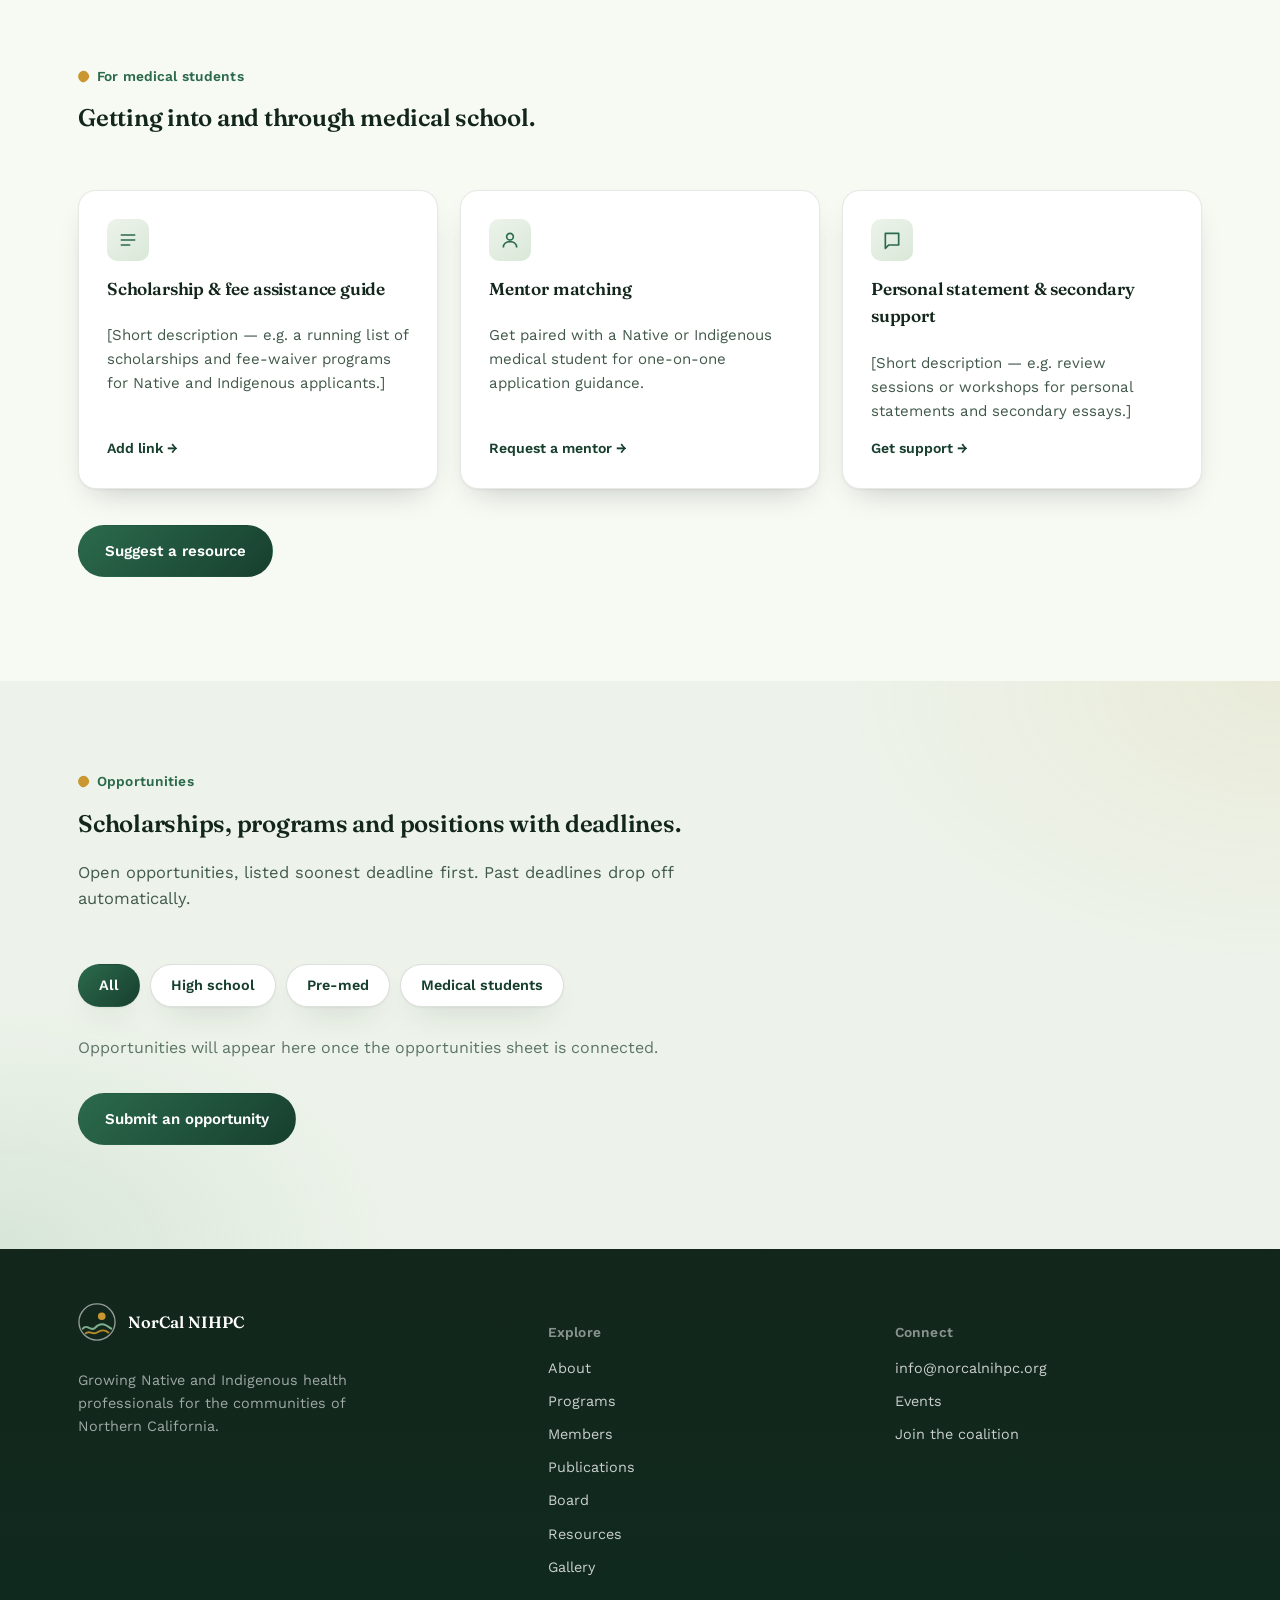
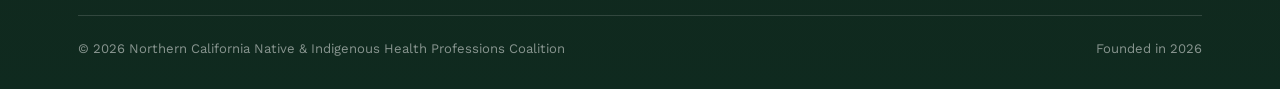
<file: resources.html>
<!DOCTYPE html>
<html lang="en">
<head>
<meta charset="UTF-8">
<meta name="viewport" content="width=device-width, initial-scale=1.0">
<title>Resources &amp; Opportunities | NorCal NIHPC</title>
<meta name="description" content="Guides, funding, mentorship and opportunities for Native and Indigenous high school, pre-med and medical students.">
<link rel="canonical" href="https://norcalnihpc.github.io/norcal-nihpc-site/resources.html">
<meta property="og:type" content="website">
<meta property="og:site_name" content="Northern California Native &amp; Indigenous Health Professions Coalition">
<meta property="og:title" content="Resources &amp; Opportunities | NorCal NIHPC">
<meta property="og:description" content="Guides, funding, mentorship and opportunities for Native and Indigenous high school, pre-med and medical students.">
<meta property="og:url" content="https://norcalnihpc.github.io/norcal-nihpc-site/resources.html">
<meta property="og:image" content="https://norcalnihpc.github.io/norcal-nihpc-site/assets/img/social-preview.png">
<meta property="og:image:width" content="1200">
<meta property="og:image:height" content="630">
<meta name="twitter:card" content="summary_large_image">
<meta name="theme-color" content="#173F2E">
<link rel="preconnect" href="https://fonts.googleapis.com">
<link rel="preconnect" href="https://fonts.gstatic.com" crossorigin>
<link href="https://fonts.googleapis.com/css2?family=Fraunces:opsz,wght@9..144,400;9..144,500;9..144,600;9..144,700&family=Work+Sans:wght@400;500;600&family=IBM+Plex+Mono:wght@500&display=swap" rel="stylesheet">
<link rel="icon" href="data:image/svg+xml,%3Csvg xmlns='http://www.w3.org/2000/svg' viewBox='0 0 40 40'%3E%3Ccircle cx='20' cy='20' r='20' fill='%23173F2E'/%3E%3Ccircle cx='25' cy='14' r='4.5' fill='%23C9962F'/%3E%3Cpath d='M5 28c5-6 8 4 13-1s9-5 17 1' stroke='%237FB08E' stroke-width='2.6' fill='none' stroke-linecap='round'/%3E%3C/svg%3E">
<link rel="stylesheet" href="assets/styles.css">
</head>
<body>

<header>
  <div class="nav-row">
    <a href="index.html" class="brand">
      <svg class="brand-mark" viewBox="0 0 40 40" fill="none" xmlns="http://www.w3.org/2000/svg" aria-hidden="true"><circle cx="20" cy="20" r="19" stroke="currentColor" stroke-opacity=".55" stroke-width="1.4"/><circle cx="25" cy="14" r="4" fill="#C9962F"/><path d="M5 27c5-6 8 4 13-1s9-5 17 1" stroke="#7FB08E" stroke-width="2.2" stroke-linecap="round"/><path d="M8 32c4-4 7 2 12-1s8-3 12 0" stroke="#C9962F" stroke-width="2" stroke-linecap="round" opacity=".9"/></svg>
      <span class="brand-text">NorCal NIHPC<small>Health Professions Coalition</small></span>
    </a>
    <nav id="nav">
      <ul>
        <li><a href="index.html#about">About</a></li>
        <li><a href="index.html#programs">Programs</a></li>
        <li><a href="index.html#members">Members</a></li>
        <li><a href="publications.html">Publications</a></li>
        <li><a href="board.html">Board</a></li>
        <li><a href="resources.html" class="active">Resources</a></li>
        <li><a href="gallery.html">Gallery</a></li>
        <li><a href="events.html">Events</a></li>
        <li><a href="index.html#contact" class="nav-cta">Join Us</a></li>
      </ul>
    </nav>
    <button class="menu-btn" id="menuBtn" aria-label="Toggle menu" aria-expanded="false" aria-controls="nav"><span></span></button>
  </div>
</header>

<main>
  <div class="page-header">
    <div class="wrap">
      <span class="eyebrow">For students</span>
      <h1>Resources for high school, pre-med and medical students.</h1>
      <p>A growing library of guides, links, and application support for Native and Indigenous students, maintained by the coalition.</p>
    </div>
  </div>

  <!-- HIGH SCHOOL RESOURCES -->
  <section>
    <div class="wrap">
      <div class="section-head">
        <span class="eyebrow">For high school students</span>
        <h2>Preparing for college and a path into health careers.</h2>
      </div>
      <div class="resource-grid" id="resHigh">
        <div class="resource-card reveal">
          <div class="icon" aria-hidden="true">
            <svg width="20" height="20" viewBox="0 0 24 24" fill="none"><path d="M4 12h16M4 6h16M4 18h10" stroke="currentColor" stroke-width="2" stroke-linecap="round"/></svg>
          </div>
          <h3>[Resource title]</h3>
          <p>[Short description of the resource — a guide, scholarship list, or worksheet.]</p>
          <a href="#">Add link →</a>
        </div>
        <div class="resource-card reveal">
          <div class="icon" aria-hidden="true">
            <svg width="20" height="20" viewBox="0 0 24 24" fill="none"><circle cx="12" cy="8" r="4" stroke="currentColor" stroke-width="2"/><path d="M4 21c0-4.4 3.6-7 8-7s8 2.6 8 7" stroke="currentColor" stroke-width="2"/></svg>
          </div>
          <h3>[Resource title]</h3>
          <p>[Short description.]</p>
          <a href="#">Add link →</a>
        </div>
        <div class="resource-card reveal">
          <div class="icon" aria-hidden="true">
            <svg width="20" height="20" viewBox="0 0 24 24" fill="none"><path d="M4 4h16v14H8l-4 4V4Z" stroke="currentColor" stroke-width="2" stroke-linejoin="round"/></svg>
          </div>
          <h3>[Resource title]</h3>
          <p>[Short description.]</p>
          <a href="#">Add link →</a>
        </div>
      </div>
    </div>
  </section>
  <!-- PRE-MED RESOURCES -->
  <section class="bg-mist">
    <div class="wrap">
      <div class="section-head">
        <span class="eyebrow">For pre-med students</span>
        <h2>Preparing for medical school applications.</h2>
      </div>
      <div class="resource-grid" id="resPremed">
        <div class="resource-card reveal">
          <div class="icon" aria-hidden="true">
            <svg width="20" height="20" viewBox="0 0 24 24" fill="none"><path d="M4 12h16M4 6h16M4 18h10" stroke="currentColor" stroke-width="2" stroke-linecap="round"/></svg>
          </div>
          <h3>[Resource title]</h3>
          <p>[Short description of the resource — a guide, scholarship list, or worksheet.]</p>
          <a href="#">Add link →</a>
        </div>
        <div class="resource-card reveal">
          <div class="icon" aria-hidden="true">
            <svg width="20" height="20" viewBox="0 0 24 24" fill="none"><circle cx="12" cy="8" r="4" stroke="currentColor" stroke-width="2"/><path d="M4 21c0-4.4 3.6-7 8-7s8 2.6 8 7" stroke="currentColor" stroke-width="2"/></svg>
          </div>
          <h3>[Resource title]</h3>
          <p>[Short description.]</p>
          <a href="#">Add link →</a>
        </div>
        <div class="resource-card reveal">
          <div class="icon" aria-hidden="true">
            <svg width="20" height="20" viewBox="0 0 24 24" fill="none"><path d="M4 4h16v14H8l-4 4V4Z" stroke="currentColor" stroke-width="2" stroke-linejoin="round"/></svg>
          </div>
          <h3>[Resource title]</h3>
          <p>[Short description.]</p>
          <a href="#">Add link →</a>
        </div>
      </div>
    </div>
  </section>

  <!-- MEDICAL SCHOOL RESOURCES -->
  <section>
    <div class="wrap">
      <div class="section-head">
        <span class="eyebrow">For medical students</span>
        <h2>Getting into and through medical school.</h2>
      </div>
      <div class="resource-grid" id="resMed">
        <div class="resource-card reveal">
          <div class="icon" aria-hidden="true">
            <svg width="20" height="20" viewBox="0 0 24 24" fill="none"><path d="M4 12h16M4 6h16M4 18h10" stroke="currentColor" stroke-width="2" stroke-linecap="round"/></svg>
          </div>
          <h3>Scholarship &amp; fee assistance guide</h3>
          <p>[Short description — e.g. a running list of scholarships and fee-waiver programs for Native and Indigenous applicants.]</p>
          <a href="#">Add link →</a>
        </div>
        <div class="resource-card reveal">
          <div class="icon" aria-hidden="true">
            <svg width="20" height="20" viewBox="0 0 24 24" fill="none"><circle cx="12" cy="8" r="4" stroke="currentColor" stroke-width="2"/><path d="M4 21c0-4.4 3.6-7 8-7s8 2.6 8 7" stroke="currentColor" stroke-width="2"/></svg>
          </div>
          <h3>Mentor matching</h3>
          <p>Get paired with a Native or Indigenous medical student for one-on-one application guidance.</p>
          <a href="index.html#contact">Request a mentor →</a>
        </div>
        <div class="resource-card reveal">
          <div class="icon" aria-hidden="true">
            <svg width="20" height="20" viewBox="0 0 24 24" fill="none"><path d="M4 4h16v14H8l-4 4V4Z" stroke="currentColor" stroke-width="2" stroke-linejoin="round"/></svg>
          </div>
          <h3>Personal statement &amp; secondary support</h3>
          <p>[Short description — e.g. review sessions or workshops for personal statements and secondary essays.]</p>
          <a href="index.html#contact">Get support →</a>
        </div>
      </div>

      <p style="margin-top:36px;"><a class="btn btn-teal" id="resourceShare" href="#" target="_blank" rel="noopener" hidden>Suggest a resource</a></p>
    </div>
  </section>

  <!-- OPPORTUNITIES -->
  <section class="bg-mist" id="opportunities">
    <div class="wrap">
      <div class="section-head">
        <span class="eyebrow">Opportunities</span>
        <h2>Scholarships, programs and positions with deadlines.</h2>
        <p>Open opportunities, listed soonest deadline first. Past deadlines drop off automatically.</p>
      </div>
      <div class="filter-row opp-filter" role="group" aria-label="Filter opportunities">
        <button type="button" class="filter-pill" data-filter="all" aria-pressed="true">All</button>
        <button type="button" class="filter-pill" data-filter="high" aria-pressed="false">High school</button>
        <button type="button" class="filter-pill" data-filter="premed" aria-pressed="false">Pre-med</button>
        <button type="button" class="filter-pill" data-filter="med" aria-pressed="false">Medical students</button>
      </div>
      <div class="opp-list" id="oppList"><p class="photo-empty">Opportunities will appear here once the opportunities sheet is connected.</p></div>
      <p style="margin-top:32px;"><a class="btn btn-teal" id="opportunityShare" href="#" target="_blank" rel="noopener" hidden>Submit an opportunity</a></p>
    </div>
  </section>
</main>

<footer>
  <div class="wrap">
    <div class="footer-grid">
      <div>
        <a href="index.html" class="brand" style="color:#fff;margin-bottom:14px;display:inline-flex;">
          <svg class="brand-mark" viewBox="0 0 40 40" fill="none" xmlns="http://www.w3.org/2000/svg" aria-hidden="true"><circle cx="20" cy="20" r="19" stroke="currentColor" stroke-opacity=".55" stroke-width="1.4"/><circle cx="25" cy="14" r="4" fill="#C9962F"/><path d="M5 27c5-6 8 4 13-1s9-5 17 1" stroke="#7FB08E" stroke-width="2.2" stroke-linecap="round"/><path d="M8 32c4-4 7 2 12-1s8-3 12 0" stroke="#C9962F" stroke-width="2" stroke-linecap="round" opacity=".9"/></svg>
          <span class="brand-text">NorCal NIHPC</span>
        </a>
        <p style="max-width:36ch;color:rgba(255,255,255,0.6);">Growing Native and Indigenous health professionals for the communities of Northern California.</p>
      </div>
      <div>
        <h4>Explore</h4>
        <ul>
          <li><a href="index.html#about">About</a></li>
          <li><a href="index.html#programs">Programs</a></li>
          <li><a href="index.html#members">Members</a></li>
          <li><a href="publications.html">Publications</a></li>
          <li><a href="board.html">Board</a></li>
          <li><a href="resources.html">Resources</a></li>
        <li><a href="gallery.html">Gallery</a></li>
        </ul>
      </div>
      <div>
        <h4>Connect</h4>
        <ul>
          <li><a href="mailto:info@norcalnihpc.org">info@norcalnihpc.org</a></li>
          <li><a href="events.html">Events</a></li>
          <li><a href="index.html#contact">Join the coalition</a></li>
        </ul>
      </div>
    </div>
    <div class="footer-bottom">
      <span>© <span id="year"></span> Northern California Native &amp; Indigenous Health Professions Coalition</span>
      <span>Founded in 2026</span>
    </div>
  </div>
</footer>

<script src="assets/main.js"></script>
<script src="assets/resources.js"></script>
</body>
</html>
</file>
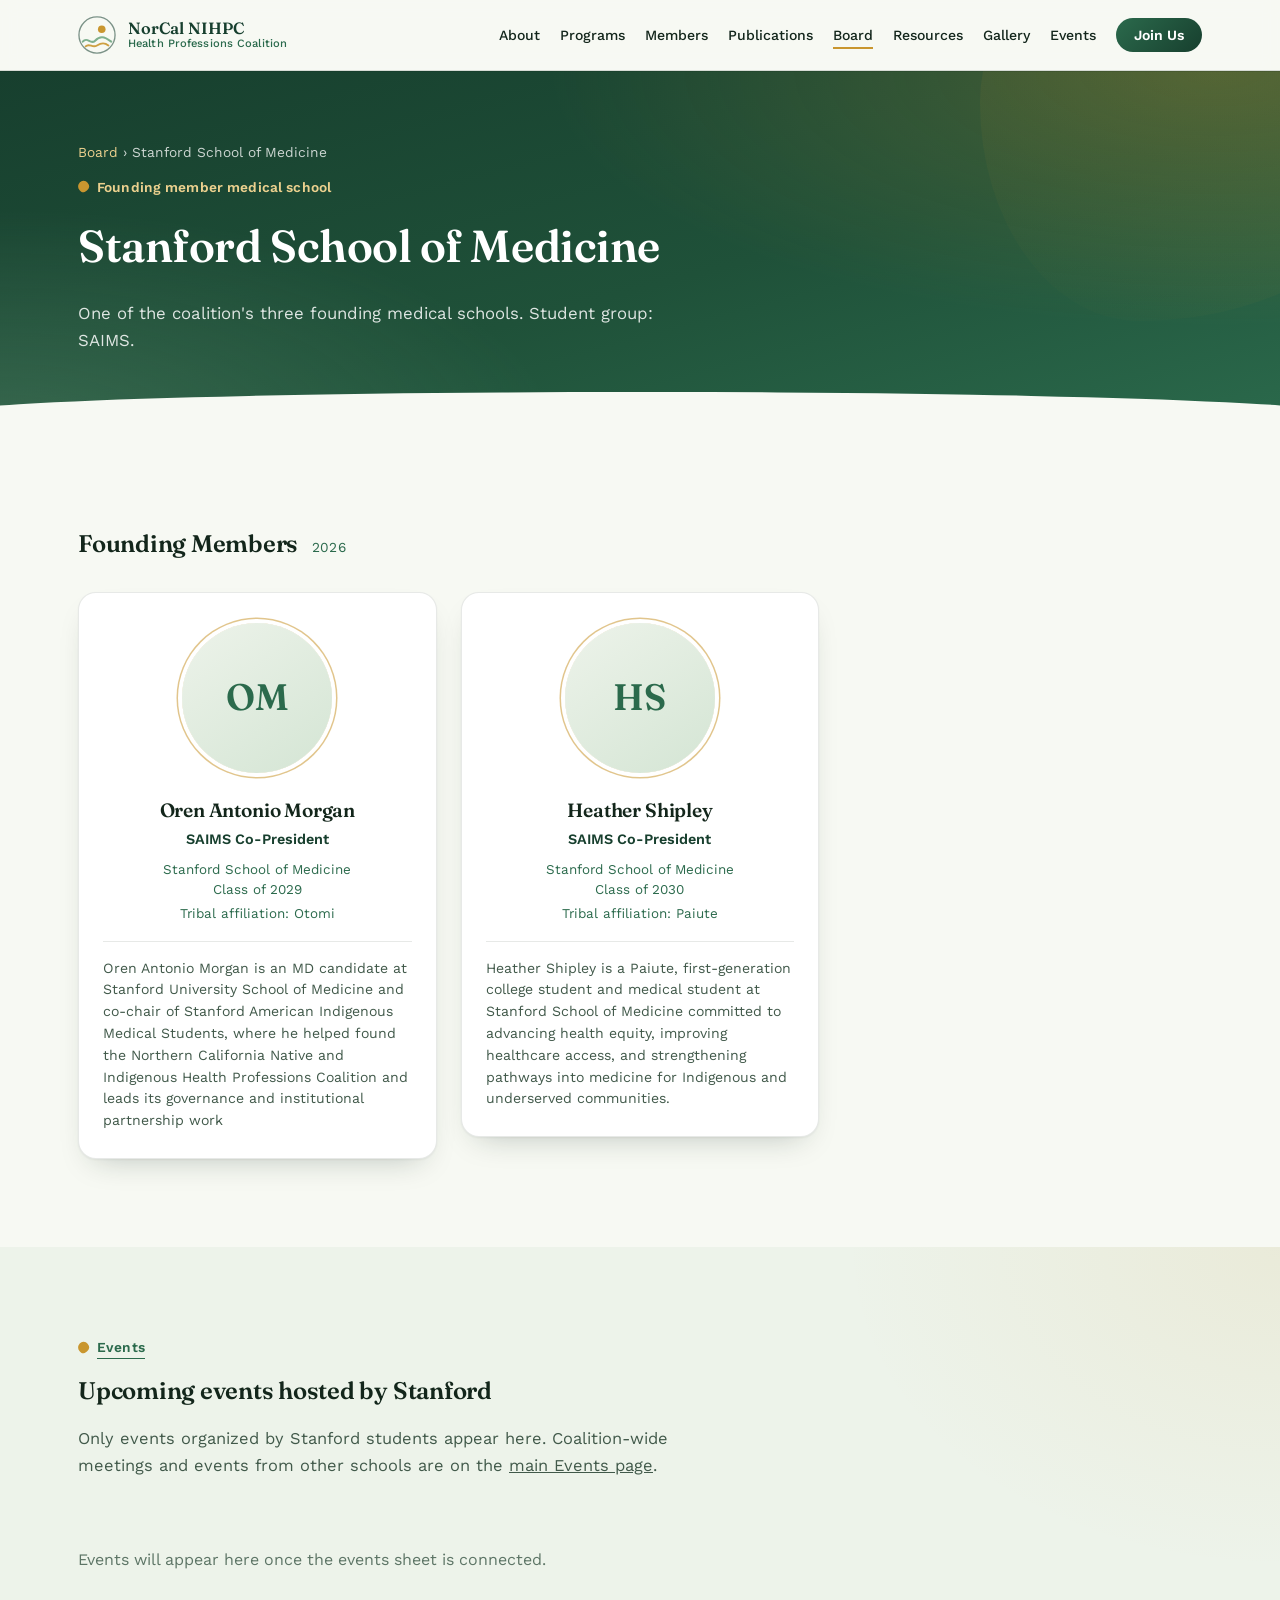
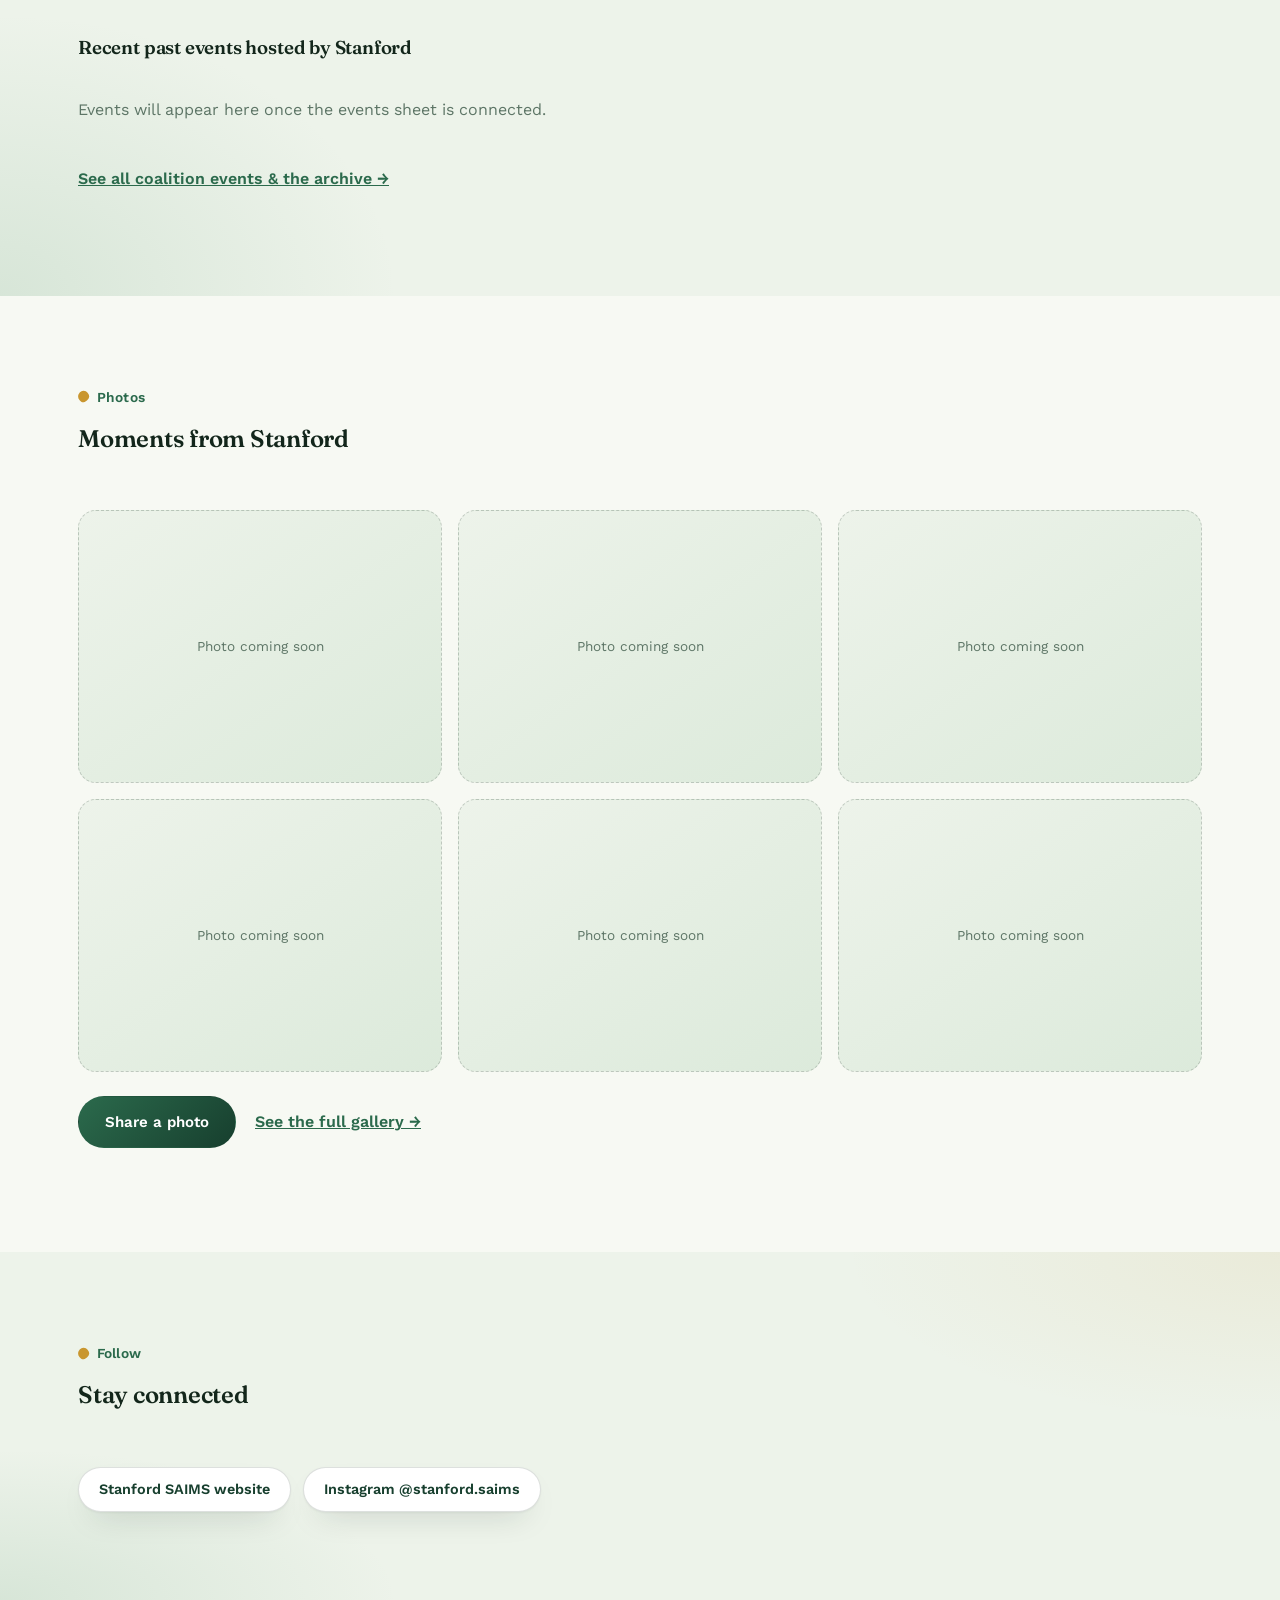
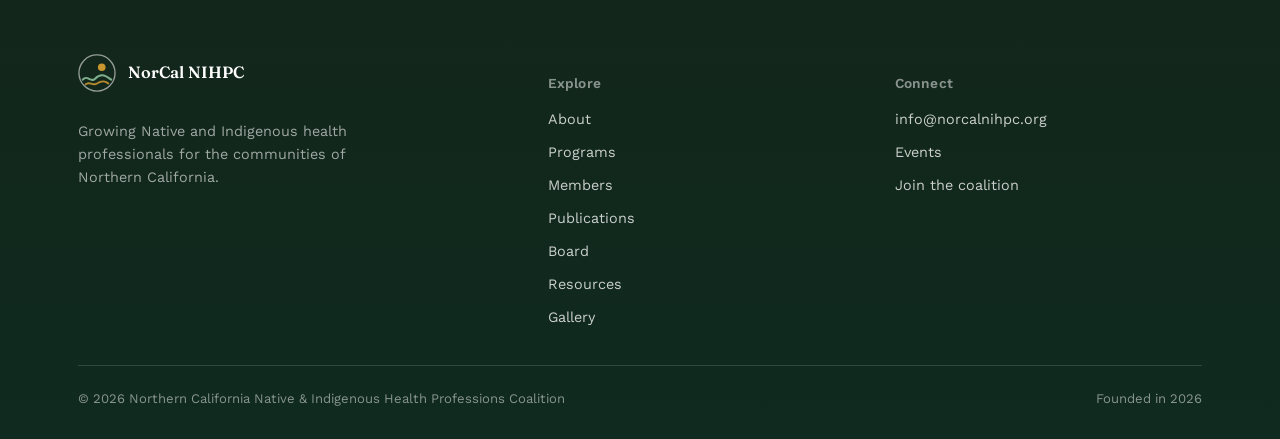
<file: school-stanford.html>
<!DOCTYPE html>
<html lang="en">
<head>
<meta charset="UTF-8">
<meta name="viewport" content="width=device-width, initial-scale=1.0">
<title>Stanford School of Medicine | NorCal NIHPC</title>
<meta name="description" content="Board, events and photos from Native and Indigenous students at Stanford School of Medicine.">
<link rel="canonical" href="https://norcalnihpc.github.io/norcal-nihpc-site/school-stanford.html">
<meta property="og:type" content="website">
<meta property="og:site_name" content="Northern California Native &amp; Indigenous Health Professions Coalition">
<meta property="og:title" content="Stanford School of Medicine | NorCal NIHPC">
<meta property="og:description" content="Board, events and photos from Native and Indigenous students at Stanford School of Medicine.">
<meta property="og:url" content="https://norcalnihpc.github.io/norcal-nihpc-site/school-stanford.html">
<meta property="og:image" content="https://norcalnihpc.github.io/norcal-nihpc-site/assets/img/social-preview.png">
<meta property="og:image:width" content="1200">
<meta property="og:image:height" content="630">
<meta name="twitter:card" content="summary_large_image">
<meta name="theme-color" content="#173F2E">
<link rel="preconnect" href="https://fonts.googleapis.com">
<link rel="preconnect" href="https://fonts.gstatic.com" crossorigin>
<link href="https://fonts.googleapis.com/css2?family=Fraunces:opsz,wght@9..144,400;9..144,500;9..144,600;9..144,700&family=Work+Sans:wght@400;500;600&family=IBM+Plex+Mono:wght@500&display=swap" rel="stylesheet">
<link rel="icon" href="data:image/svg+xml,%3Csvg xmlns='http://www.w3.org/2000/svg' viewBox='0 0 40 40'%3E%3Ccircle cx='20' cy='20' r='20' fill='%23173F2E'/%3E%3Ccircle cx='25' cy='14' r='4.5' fill='%23C9962F'/%3E%3Cpath d='M5 28c5-6 8 4 13-1s9-5 17 1' stroke='%237FB08E' stroke-width='2.6' fill='none' stroke-linecap='round'/%3E%3C/svg%3E">
<link rel="stylesheet" href="assets/styles.css">
</head>
<body>

<header>
  <div class="nav-row">
    <a href="index.html" class="brand">
      <svg class="brand-mark" viewBox="0 0 40 40" fill="none" xmlns="http://www.w3.org/2000/svg" aria-hidden="true"><circle cx="20" cy="20" r="19" stroke="currentColor" stroke-opacity=".55" stroke-width="1.4"/><circle cx="25" cy="14" r="4" fill="#C9962F"/><path d="M5 27c5-6 8 4 13-1s9-5 17 1" stroke="#7FB08E" stroke-width="2.2" stroke-linecap="round"/><path d="M8 32c4-4 7 2 12-1s8-3 12 0" stroke="#C9962F" stroke-width="2" stroke-linecap="round" opacity=".9"/></svg>
      <span class="brand-text">NorCal NIHPC<small>Health Professions Coalition</small></span>
    </a>
    <nav id="nav">
      <ul>
        <li><a href="index.html#about">About</a></li>
        <li><a href="index.html#programs">Programs</a></li>
        <li><a href="index.html#members">Members</a></li>
        <li><a href="publications.html">Publications</a></li>
        <li><a href="board.html" class="active">Board</a></li>
        <li><a href="resources.html">Resources</a></li>
        <li><a href="gallery.html">Gallery</a></li>
        <li><a href="events.html">Events</a></li>
        <li><a href="index.html#contact" class="nav-cta">Join Us</a></li>
      </ul>
    </nav>
    <button class="menu-btn" id="menuBtn" aria-label="Toggle menu" aria-expanded="false" aria-controls="nav"><span></span></button>
  </div>
</header>

<main>
<div class="page-header"><div class="wrap">
<p class="crumbs"><a href="board.html">Board</a> › Stanford School of Medicine</p>
<span class="eyebrow">Founding member medical school</span>
<h1>Stanford School of Medicine</h1>
<p>One of the coalition's three founding medical schools. Student group: SAIMS.</p>
<!-- To add a longer description, put another paragraph here. -->
</div></div>
<section><div class="wrap"><div id="schoolBoard" data-keys="stanford"><div class="year-block"><div class="year-block-head"><h2>Founding Members</h2><span>2026</span></div><div class="board-grid">
<article class="board-card">
<div class="board-avatar" aria-hidden="true">OM</div>
<h3>Oren Antonio Morgan</h3>
<span class="board-role">SAIMS Co-President</span>
<p class="board-meta">Stanford School of Medicine<br>Class of 2029</p>
<p class="board-tribe">Tribal affiliation: Otomi</p>
<p class="board-bio">Oren Antonio Morgan is an MD candidate at Stanford University School of Medicine and co-chair of Stanford American Indigenous Medical Students, where he helped found the Northern California Native and Indigenous Health Professions Coalition and leads its governance and institutional partnership work</p>
</article>
<article class="board-card">
<div class="board-avatar" aria-hidden="true">HS</div>
<h3>Heather Shipley</h3>
<span class="board-role">SAIMS Co-President</span>
<p class="board-meta">Stanford School of Medicine<br>Class of 2030</p>
<p class="board-tribe">Tribal affiliation: Paiute</p>
<p class="board-bio">Heather Shipley is a Paiute, first-generation college student and medical student at Stanford School of Medicine committed to advancing health equity, improving healthcare access, and strengthening pathways into medicine for Indigenous and underserved communities.</p>
</article>
</div></div></div></div></section>
<section class="bg-mist" id="events"><div class="wrap">
<div class="section-head"><span class="eyebrow"><a class="eyebrow-link" href="events.html">Events</a></span><h2>Upcoming events hosted by Stanford</h2><p>Only events organized by Stanford students appear here. Coalition-wide meetings and events from other schools are on the <a href="events.html">main Events page</a>.</p></div>
<div class="events-grid" id="schoolUpcoming" data-keys="stanford"><p style="grid-column:1/-1;color:#5d7566;">Events will appear here once the events sheet is connected.</p></div>
<h3 style="margin:44px 0 18px;">Recent past events hosted by Stanford</h3>
<div class="events-grid archive" id="schoolPast" data-keys="stanford" data-limit="3"><p style="grid-column:1/-1;color:#5d7566;">Events will appear here once the events sheet is connected.</p></div>
<p style="margin-top:28px;"><a href="events.html" style="color:var(--teal);font-weight:600;">See all coalition events &amp; the archive →</a></p>
</div></section>
<section><div class="wrap">
<div class="section-head"><span class="eyebrow">Photos</span><h2>Moments from Stanford</h2></div>
<div class="photo-grid" id="schoolPhotos" data-keys="stanford">
<figure class="photo-tile">Photo coming soon</figure>
<figure class="photo-tile">Photo coming soon</figure>
<figure class="photo-tile">Photo coming soon</figure>
<figure class="photo-tile">Photo coming soon</figure>
<figure class="photo-tile">Photo coming soon</figure>
<figure class="photo-tile">Photo coming soon</figure>
</div>
<p style="margin-top:24px;"><a class="btn btn-teal" id="photoShare" href="#" target="_blank" rel="noopener" hidden>Share a photo</a> <a href="gallery.html" style="margin-left:14px;color:var(--teal);font-weight:600;">See the full gallery →</a></p></div></section>
<section class="bg-mist"><div class="wrap">
<div class="section-head"><span class="eyebrow">Follow</span><h2>Stay connected</h2></div>
<div class="social-row">
<a class="social-pill" href="https://med.stanford.edu/smsa/student-life/student-orgs/saims.html" target="_blank" rel="noopener">Stanford SAIMS website</a>
<a class="social-pill" href="https://www.instagram.com/stanford.saims/" target="_blank" rel="noopener">Instagram @stanford.saims</a>
</div></div></section>
</main>

<footer>
  <div class="wrap">
    <div class="footer-grid">
      <div>
        <a href="index.html" class="brand" style="color:#fff;margin-bottom:14px;display:inline-flex;">
          <svg class="brand-mark" viewBox="0 0 40 40" fill="none" xmlns="http://www.w3.org/2000/svg" aria-hidden="true"><circle cx="20" cy="20" r="19" stroke="currentColor" stroke-opacity=".55" stroke-width="1.4"/><circle cx="25" cy="14" r="4" fill="#C9962F"/><path d="M5 27c5-6 8 4 13-1s9-5 17 1" stroke="#7FB08E" stroke-width="2.2" stroke-linecap="round"/><path d="M8 32c4-4 7 2 12-1s8-3 12 0" stroke="#C9962F" stroke-width="2" stroke-linecap="round" opacity=".9"/></svg>
          <span class="brand-text">NorCal NIHPC</span>
        </a>
        <p style="max-width:36ch;color:rgba(255,255,255,0.6);">Growing Native and Indigenous health professionals for the communities of Northern California.</p>
      </div>
      <div>
        <h4>Explore</h4>
        <ul>
          <li><a href="index.html#about">About</a></li>
          <li><a href="index.html#programs">Programs</a></li>
          <li><a href="index.html#members">Members</a></li>
          <li><a href="publications.html">Publications</a></li>
          <li><a href="board.html">Board</a></li>
          <li><a href="resources.html">Resources</a></li>
        <li><a href="gallery.html">Gallery</a></li>
        </ul>
      </div>
      <div>
        <h4>Connect</h4>
        <ul>
          <li><a href="mailto:info@norcalnihpc.org">info@norcalnihpc.org</a></li>
          <li><a href="events.html">Events</a></li>
          <li><a href="index.html#contact">Join the coalition</a></li>
        </ul>
      </div>
    </div>
    <div class="footer-bottom">
      <span>© <span id="year"></span> Northern California Native &amp; Indigenous Health Professions Coalition</span>
      <span>Founded in 2026</span>
    </div>
  </div>
</footer>

<script src="assets/main.js"></script>
<script src="assets/pages-data.js"></script>
<script src="assets/school.js"></script>
<script src="assets/events.js"></script>
<script src="assets/photos.js"></script>
</body>
</html>
</file>
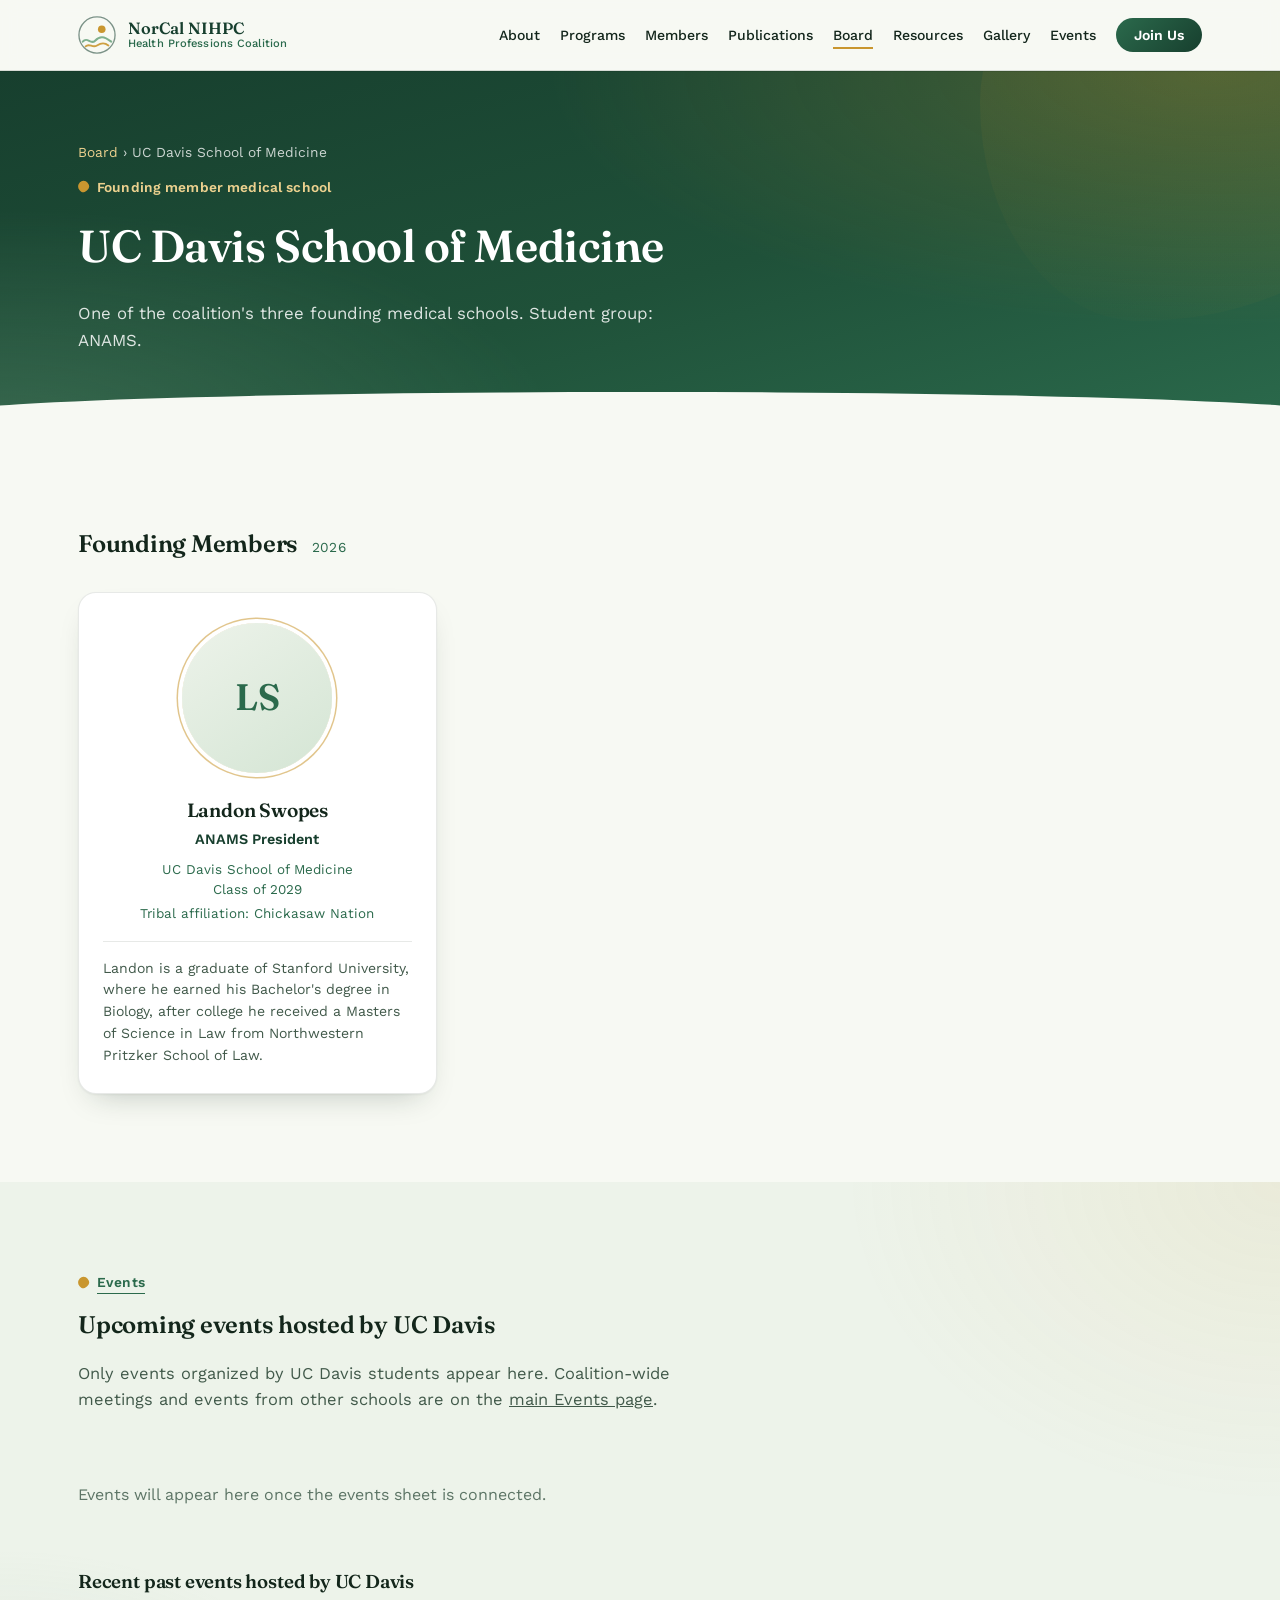
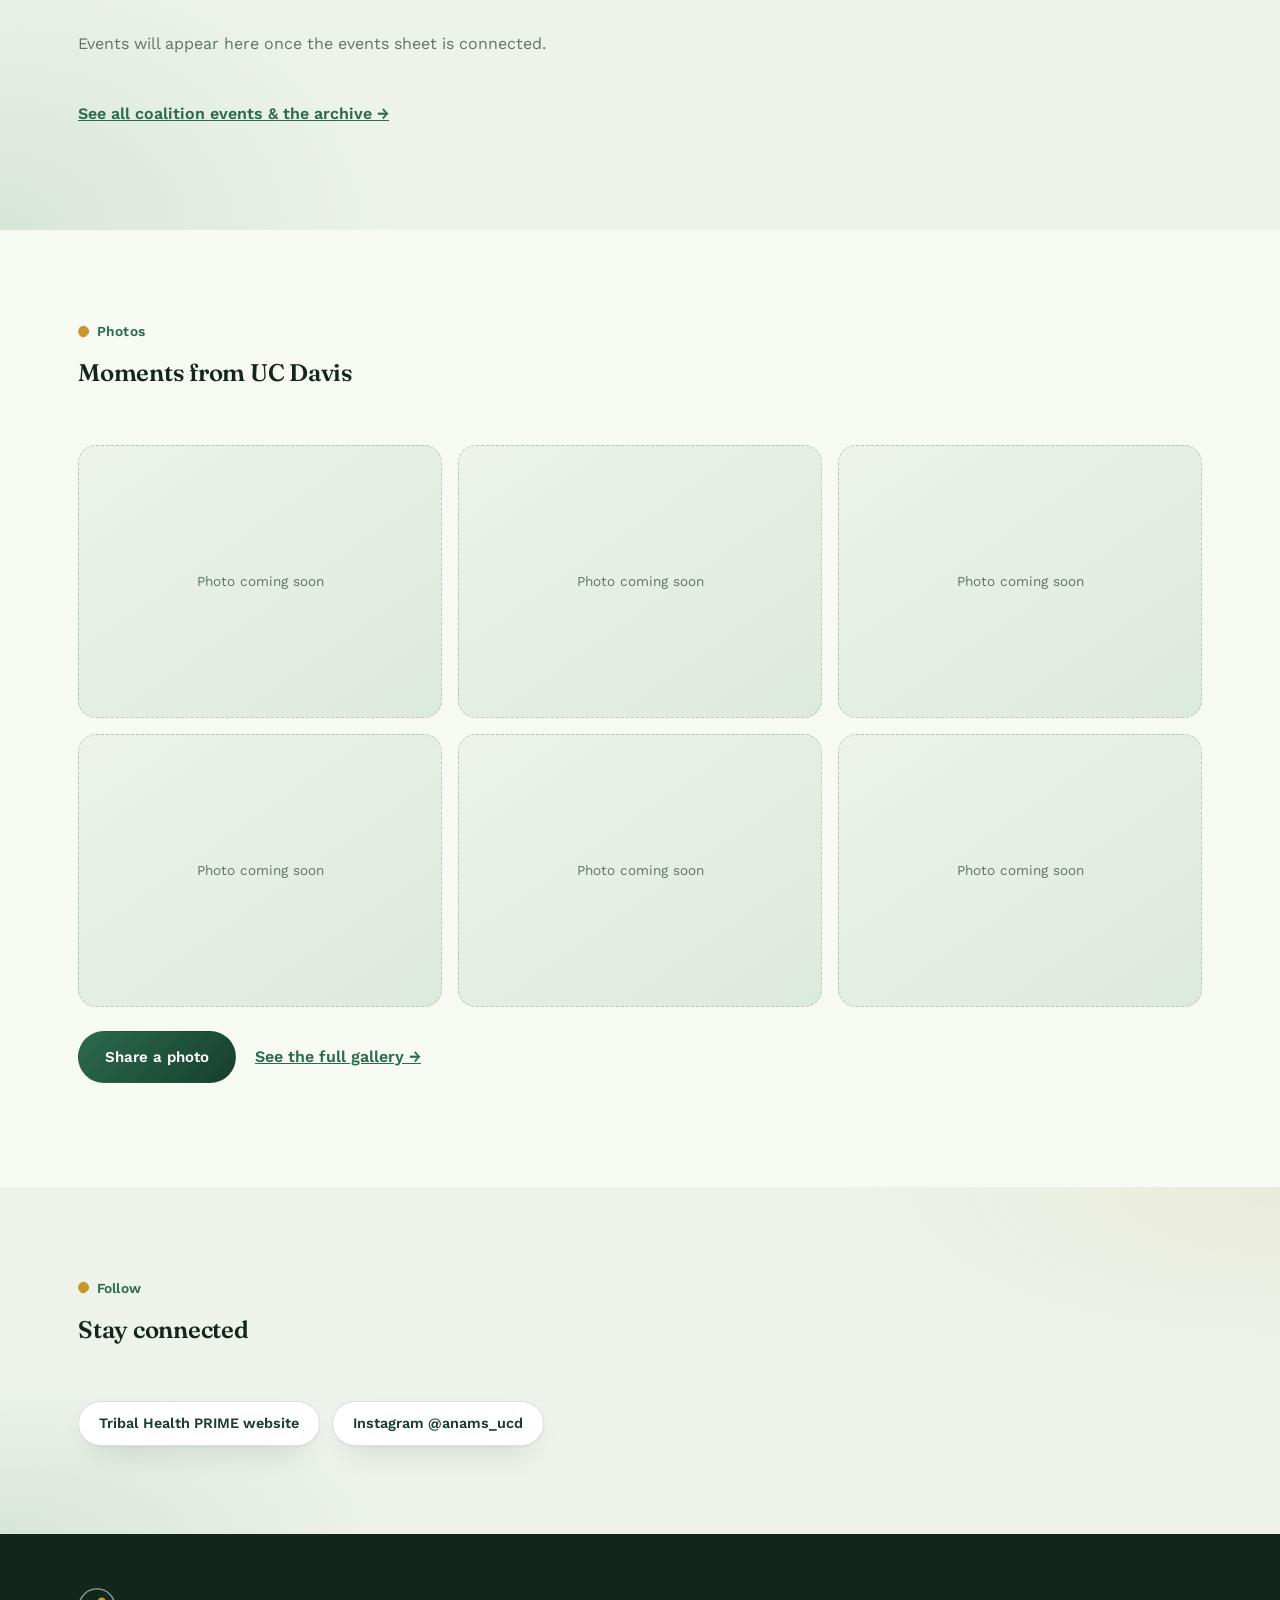
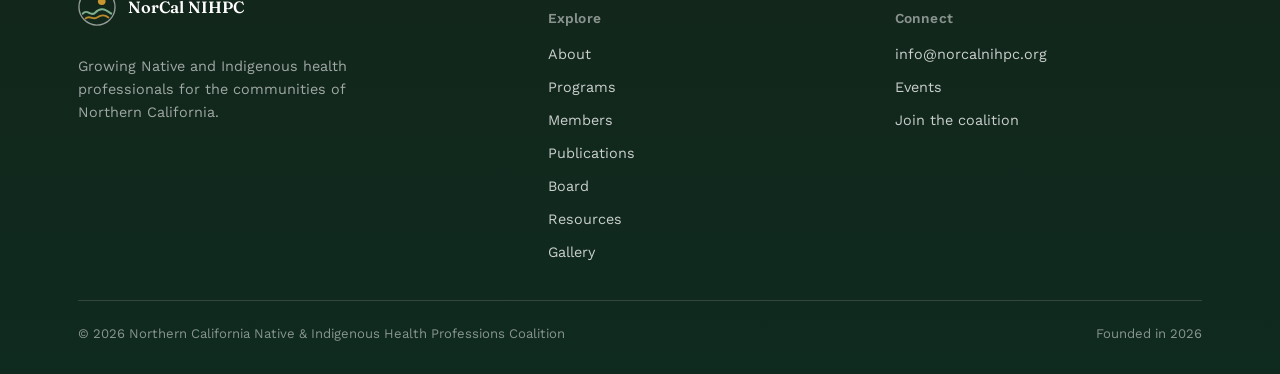
<file: school-ucd.html>
<!DOCTYPE html>
<html lang="en">
<head>
<meta charset="UTF-8">
<meta name="viewport" content="width=device-width, initial-scale=1.0">
<title>UC Davis School of Medicine | NorCal NIHPC</title>
<meta name="description" content="Board, events and photos from Native and Indigenous students at UC Davis School of Medicine.">
<link rel="canonical" href="https://norcalnihpc.github.io/norcal-nihpc-site/school-ucd.html">
<meta property="og:type" content="website">
<meta property="og:site_name" content="Northern California Native &amp; Indigenous Health Professions Coalition">
<meta property="og:title" content="UC Davis School of Medicine | NorCal NIHPC">
<meta property="og:description" content="Board, events and photos from Native and Indigenous students at UC Davis School of Medicine.">
<meta property="og:url" content="https://norcalnihpc.github.io/norcal-nihpc-site/school-ucd.html">
<meta property="og:image" content="https://norcalnihpc.github.io/norcal-nihpc-site/assets/img/social-preview.png">
<meta property="og:image:width" content="1200">
<meta property="og:image:height" content="630">
<meta name="twitter:card" content="summary_large_image">
<meta name="theme-color" content="#173F2E">
<link rel="preconnect" href="https://fonts.googleapis.com">
<link rel="preconnect" href="https://fonts.gstatic.com" crossorigin>
<link href="https://fonts.googleapis.com/css2?family=Fraunces:opsz,wght@9..144,400;9..144,500;9..144,600;9..144,700&family=Work+Sans:wght@400;500;600&family=IBM+Plex+Mono:wght@500&display=swap" rel="stylesheet">
<link rel="icon" href="data:image/svg+xml,%3Csvg xmlns='http://www.w3.org/2000/svg' viewBox='0 0 40 40'%3E%3Ccircle cx='20' cy='20' r='20' fill='%23173F2E'/%3E%3Ccircle cx='25' cy='14' r='4.5' fill='%23C9962F'/%3E%3Cpath d='M5 28c5-6 8 4 13-1s9-5 17 1' stroke='%237FB08E' stroke-width='2.6' fill='none' stroke-linecap='round'/%3E%3C/svg%3E">
<link rel="stylesheet" href="assets/styles.css">
</head>
<body>

<header>
  <div class="nav-row">
    <a href="index.html" class="brand">
      <svg class="brand-mark" viewBox="0 0 40 40" fill="none" xmlns="http://www.w3.org/2000/svg" aria-hidden="true"><circle cx="20" cy="20" r="19" stroke="currentColor" stroke-opacity=".55" stroke-width="1.4"/><circle cx="25" cy="14" r="4" fill="#C9962F"/><path d="M5 27c5-6 8 4 13-1s9-5 17 1" stroke="#7FB08E" stroke-width="2.2" stroke-linecap="round"/><path d="M8 32c4-4 7 2 12-1s8-3 12 0" stroke="#C9962F" stroke-width="2" stroke-linecap="round" opacity=".9"/></svg>
      <span class="brand-text">NorCal NIHPC<small>Health Professions Coalition</small></span>
    </a>
    <nav id="nav">
      <ul>
        <li><a href="index.html#about">About</a></li>
        <li><a href="index.html#programs">Programs</a></li>
        <li><a href="index.html#members">Members</a></li>
        <li><a href="publications.html">Publications</a></li>
        <li><a href="board.html" class="active">Board</a></li>
        <li><a href="resources.html">Resources</a></li>
        <li><a href="gallery.html">Gallery</a></li>
        <li><a href="events.html">Events</a></li>
        <li><a href="index.html#contact" class="nav-cta">Join Us</a></li>
      </ul>
    </nav>
    <button class="menu-btn" id="menuBtn" aria-label="Toggle menu" aria-expanded="false" aria-controls="nav"><span></span></button>
  </div>
</header>

<main>
<div class="page-header"><div class="wrap">
<p class="crumbs"><a href="board.html">Board</a> › UC Davis School of Medicine</p>
<span class="eyebrow">Founding member medical school</span>
<h1>UC Davis School of Medicine</h1>
<p>One of the coalition's three founding medical schools. Student group: ANAMS.</p>
<!-- To add a longer description, put another paragraph here. -->
</div></div>
<section><div class="wrap"><div id="schoolBoard" data-keys="davis,ucd"><div class="year-block"><div class="year-block-head"><h2>Founding Members</h2><span>2026</span></div><div class="board-grid">
<article class="board-card">
<div class="board-avatar" aria-hidden="true">LS</div>
<h3>Landon Swopes</h3>
<span class="board-role">ANAMS President</span>
<p class="board-meta">UC Davis School of Medicine<br>Class of 2029</p>
<p class="board-tribe">Tribal affiliation: Chickasaw Nation</p>
<p class="board-bio">Landon is a graduate of Stanford University, where he earned his Bachelor's degree in Biology, after college he received a Masters of Science in Law from Northwestern Pritzker School of Law.</p>
</article>
</div></div></div></div></section>
<section class="bg-mist" id="events"><div class="wrap">
<div class="section-head"><span class="eyebrow"><a class="eyebrow-link" href="events.html">Events</a></span><h2>Upcoming events hosted by UC Davis</h2><p>Only events organized by UC Davis students appear here. Coalition-wide meetings and events from other schools are on the <a href="events.html">main Events page</a>.</p></div>
<div class="events-grid" id="schoolUpcoming" data-keys="davis,ucd"><p style="grid-column:1/-1;color:#5d7566;">Events will appear here once the events sheet is connected.</p></div>
<h3 style="margin:44px 0 18px;">Recent past events hosted by UC Davis</h3>
<div class="events-grid archive" id="schoolPast" data-keys="davis,ucd" data-limit="3"><p style="grid-column:1/-1;color:#5d7566;">Events will appear here once the events sheet is connected.</p></div>
<p style="margin-top:28px;"><a href="events.html" style="color:var(--teal);font-weight:600;">See all coalition events &amp; the archive →</a></p>
</div></section>
<section><div class="wrap">
<div class="section-head"><span class="eyebrow">Photos</span><h2>Moments from UC Davis</h2></div>
<div class="photo-grid" id="schoolPhotos" data-keys="davis,ucd">
<figure class="photo-tile">Photo coming soon</figure>
<figure class="photo-tile">Photo coming soon</figure>
<figure class="photo-tile">Photo coming soon</figure>
<figure class="photo-tile">Photo coming soon</figure>
<figure class="photo-tile">Photo coming soon</figure>
<figure class="photo-tile">Photo coming soon</figure>
</div>
<p style="margin-top:24px;"><a class="btn btn-teal" id="photoShare" href="#" target="_blank" rel="noopener" hidden>Share a photo</a> <a href="gallery.html" style="margin-left:14px;color:var(--teal);font-weight:600;">See the full gallery →</a></p></div></section>
<section class="bg-mist"><div class="wrap">
<div class="section-head"><span class="eyebrow">Follow</span><h2>Stay connected</h2></div>
<div class="social-row">
<a class="social-pill" href="https://health.ucdavis.edu/medical-school/academic-programs/MD-program/community-health-scholars/tribal-health-prime/" target="_blank" rel="noopener">Tribal Health PRIME website</a>
<a class="social-pill" href="https://www.instagram.com/anams_ucd/" target="_blank" rel="noopener">Instagram @anams_ucd</a>
</div></div></section>
</main>

<footer>
  <div class="wrap">
    <div class="footer-grid">
      <div>
        <a href="index.html" class="brand" style="color:#fff;margin-bottom:14px;display:inline-flex;">
          <svg class="brand-mark" viewBox="0 0 40 40" fill="none" xmlns="http://www.w3.org/2000/svg" aria-hidden="true"><circle cx="20" cy="20" r="19" stroke="currentColor" stroke-opacity=".55" stroke-width="1.4"/><circle cx="25" cy="14" r="4" fill="#C9962F"/><path d="M5 27c5-6 8 4 13-1s9-5 17 1" stroke="#7FB08E" stroke-width="2.2" stroke-linecap="round"/><path d="M8 32c4-4 7 2 12-1s8-3 12 0" stroke="#C9962F" stroke-width="2" stroke-linecap="round" opacity=".9"/></svg>
          <span class="brand-text">NorCal NIHPC</span>
        </a>
        <p style="max-width:36ch;color:rgba(255,255,255,0.6);">Growing Native and Indigenous health professionals for the communities of Northern California.</p>
      </div>
      <div>
        <h4>Explore</h4>
        <ul>
          <li><a href="index.html#about">About</a></li>
          <li><a href="index.html#programs">Programs</a></li>
          <li><a href="index.html#members">Members</a></li>
          <li><a href="publications.html">Publications</a></li>
          <li><a href="board.html">Board</a></li>
          <li><a href="resources.html">Resources</a></li>
        <li><a href="gallery.html">Gallery</a></li>
        </ul>
      </div>
      <div>
        <h4>Connect</h4>
        <ul>
          <li><a href="mailto:info@norcalnihpc.org">info@norcalnihpc.org</a></li>
          <li><a href="events.html">Events</a></li>
          <li><a href="index.html#contact">Join the coalition</a></li>
        </ul>
      </div>
    </div>
    <div class="footer-bottom">
      <span>© <span id="year"></span> Northern California Native &amp; Indigenous Health Professions Coalition</span>
      <span>Founded in 2026</span>
    </div>
  </div>
</footer>

<script src="assets/main.js"></script>
<script src="assets/pages-data.js"></script>
<script src="assets/school.js"></script>
<script src="assets/events.js"></script>
<script src="assets/photos.js"></script>
</body>
</html>
</file>
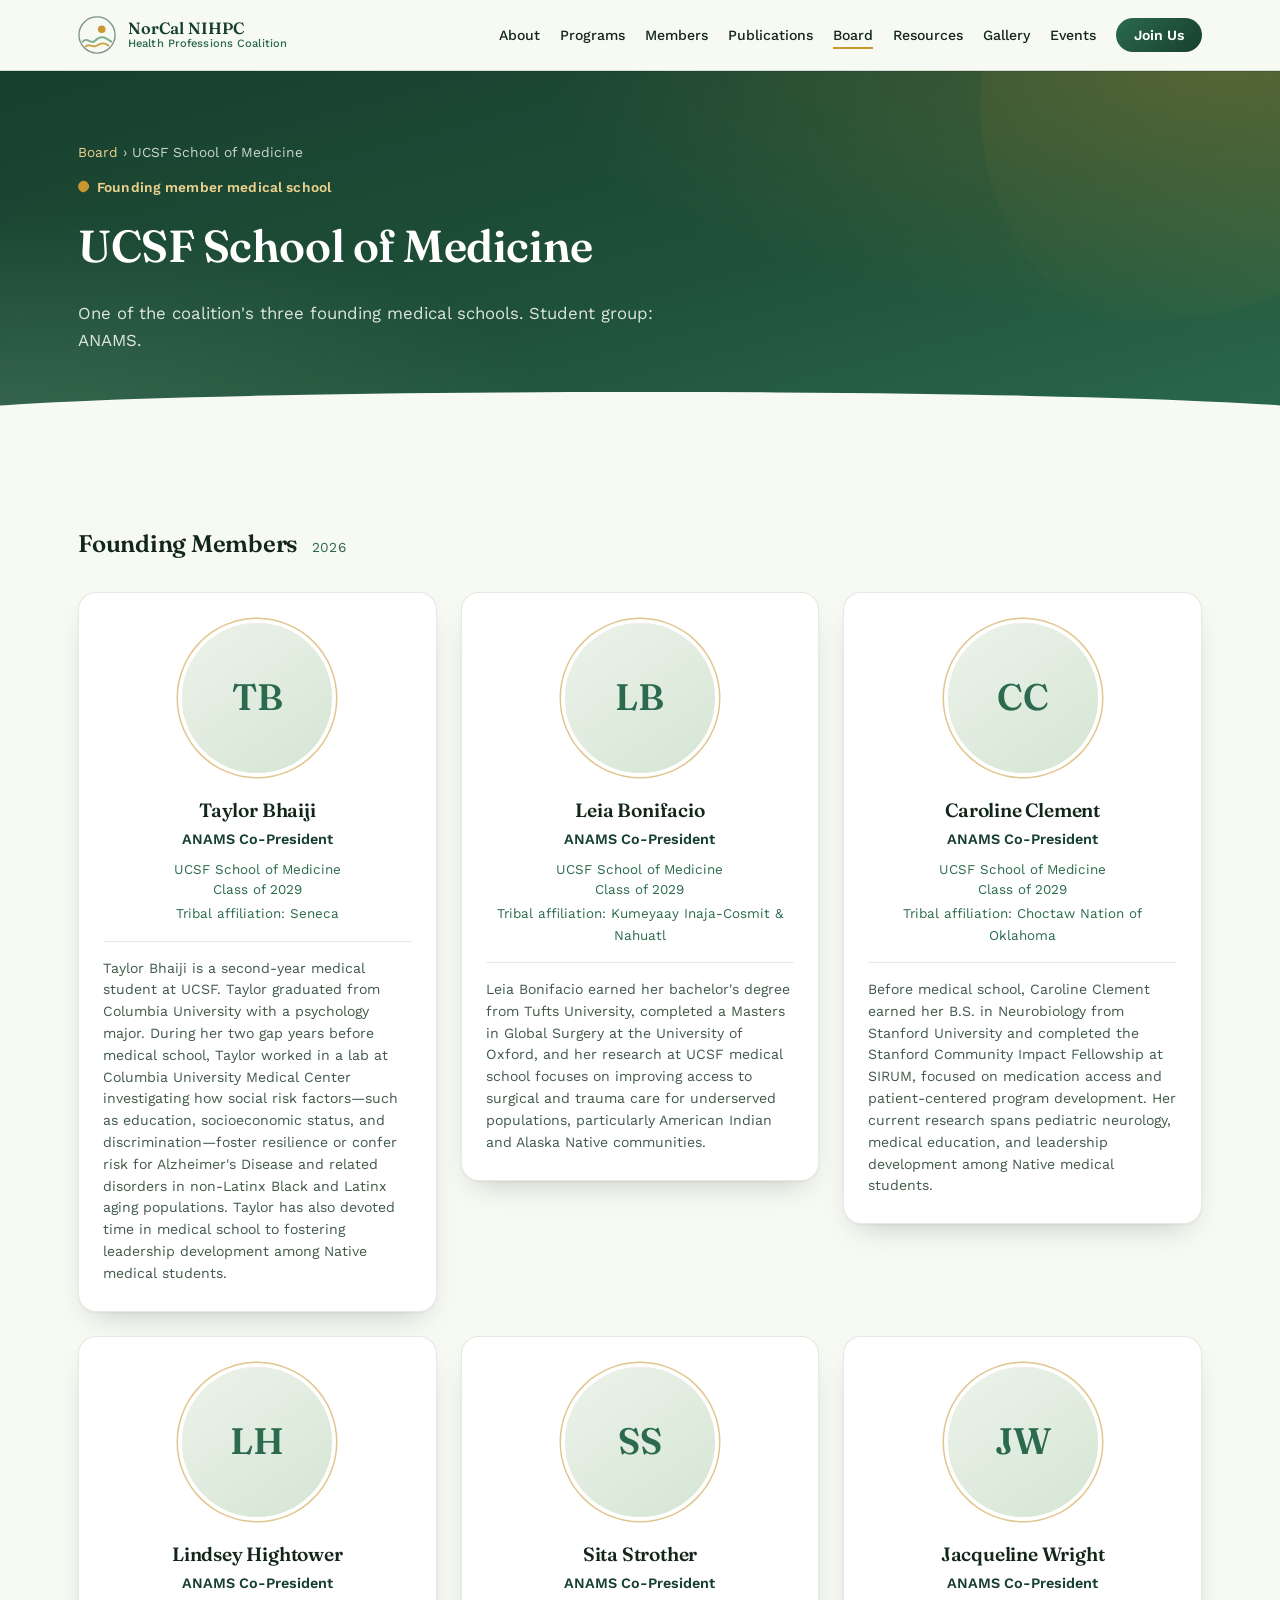
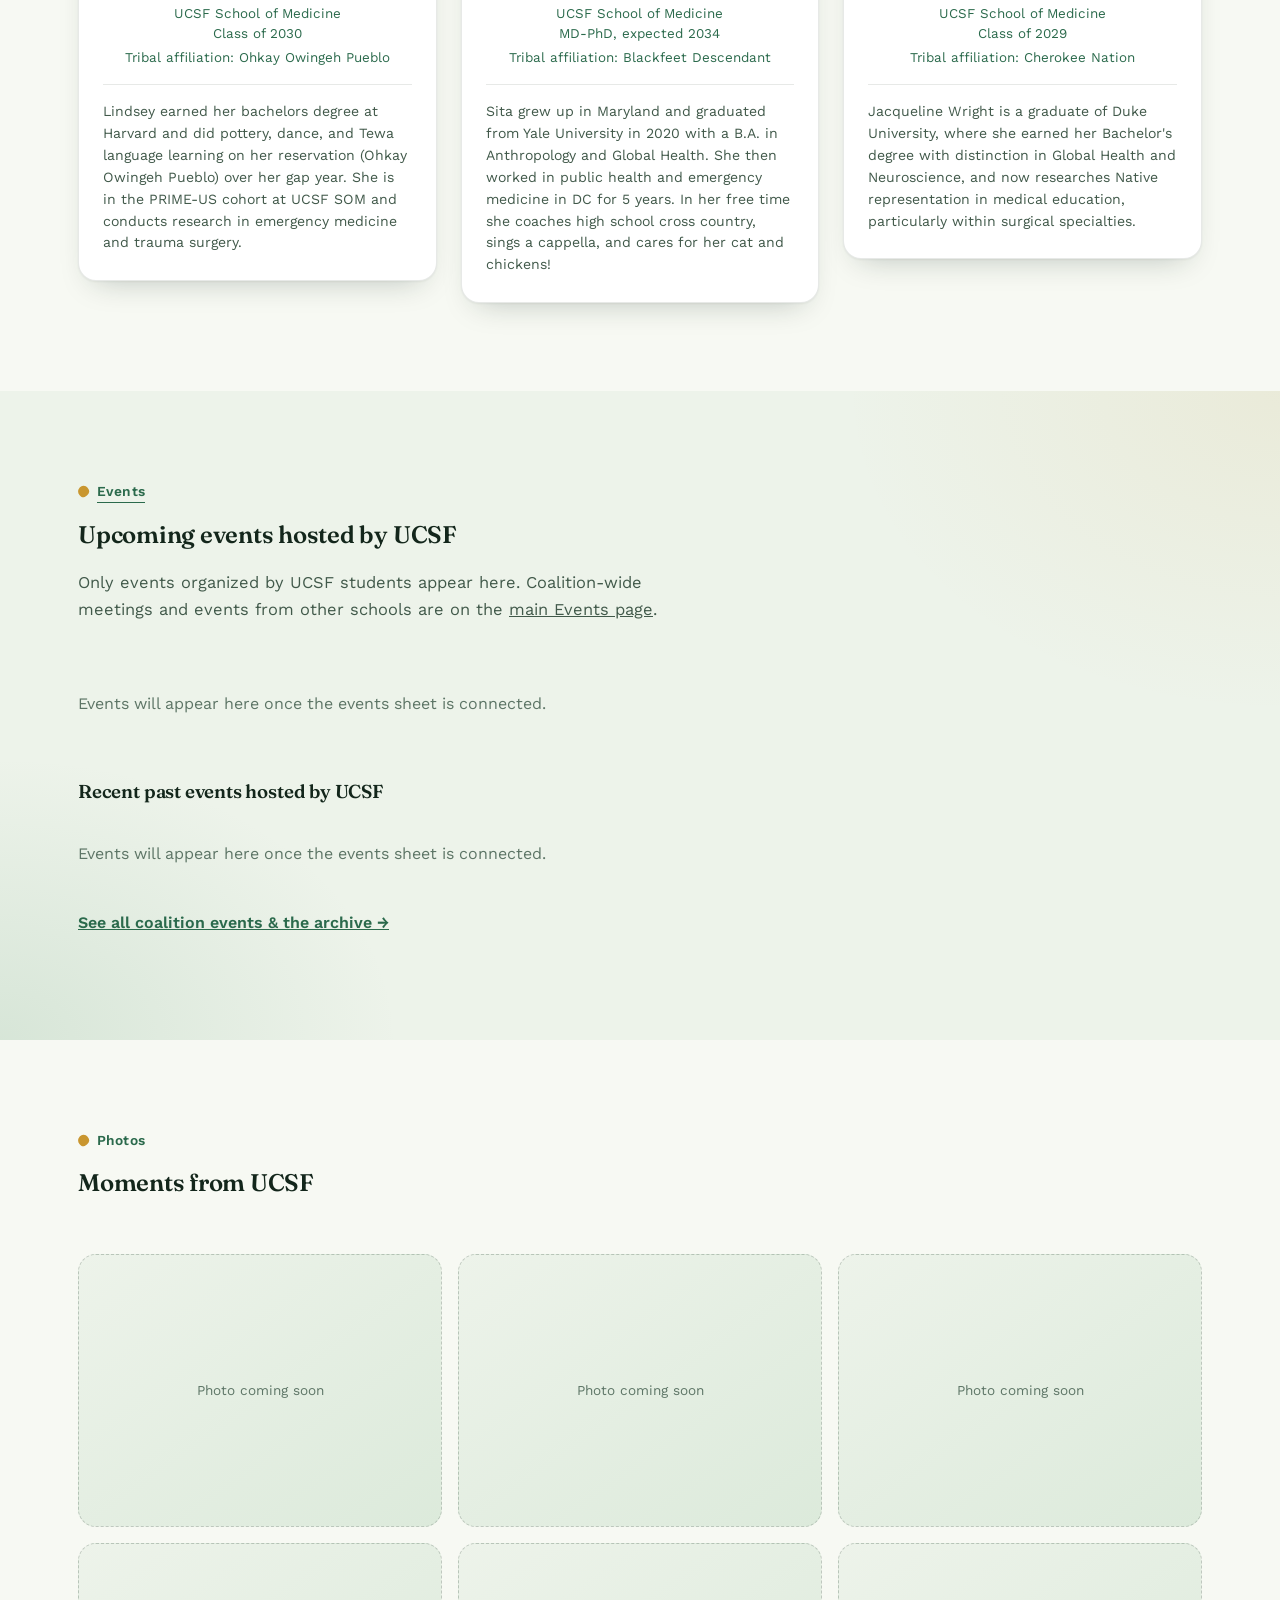
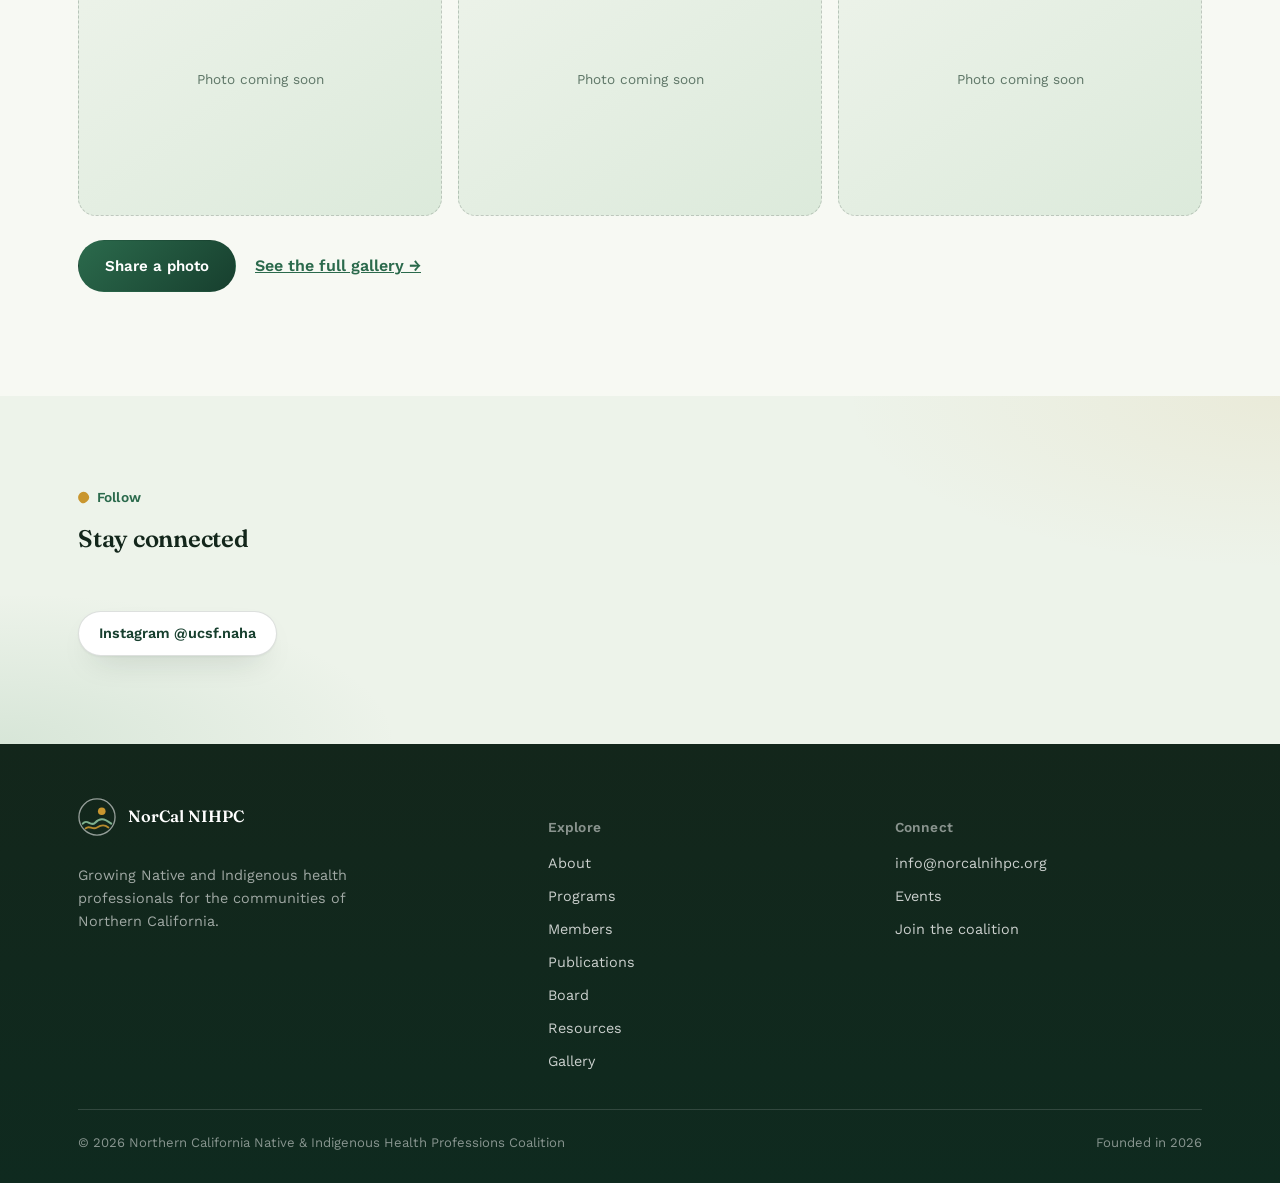
<file: school-ucsf.html>
<!DOCTYPE html>
<html lang="en">
<head>
<meta charset="UTF-8">
<meta name="viewport" content="width=device-width, initial-scale=1.0">
<title>UCSF School of Medicine | NorCal NIHPC</title>
<meta name="description" content="Board, events and photos from Native and Indigenous students at UCSF School of Medicine.">
<link rel="canonical" href="https://norcalnihpc.github.io/norcal-nihpc-site/school-ucsf.html">
<meta property="og:type" content="website">
<meta property="og:site_name" content="Northern California Native &amp; Indigenous Health Professions Coalition">
<meta property="og:title" content="UCSF School of Medicine | NorCal NIHPC">
<meta property="og:description" content="Board, events and photos from Native and Indigenous students at UCSF School of Medicine.">
<meta property="og:url" content="https://norcalnihpc.github.io/norcal-nihpc-site/school-ucsf.html">
<meta property="og:image" content="https://norcalnihpc.github.io/norcal-nihpc-site/assets/img/social-preview.png">
<meta property="og:image:width" content="1200">
<meta property="og:image:height" content="630">
<meta name="twitter:card" content="summary_large_image">
<meta name="theme-color" content="#173F2E">
<link rel="preconnect" href="https://fonts.googleapis.com">
<link rel="preconnect" href="https://fonts.gstatic.com" crossorigin>
<link href="https://fonts.googleapis.com/css2?family=Fraunces:opsz,wght@9..144,400;9..144,500;9..144,600;9..144,700&family=Work+Sans:wght@400;500;600&family=IBM+Plex+Mono:wght@500&display=swap" rel="stylesheet">
<link rel="icon" href="data:image/svg+xml,%3Csvg xmlns='http://www.w3.org/2000/svg' viewBox='0 0 40 40'%3E%3Ccircle cx='20' cy='20' r='20' fill='%23173F2E'/%3E%3Ccircle cx='25' cy='14' r='4.5' fill='%23C9962F'/%3E%3Cpath d='M5 28c5-6 8 4 13-1s9-5 17 1' stroke='%237FB08E' stroke-width='2.6' fill='none' stroke-linecap='round'/%3E%3C/svg%3E">
<link rel="stylesheet" href="assets/styles.css">
</head>
<body>

<header>
  <div class="nav-row">
    <a href="index.html" class="brand">
      <svg class="brand-mark" viewBox="0 0 40 40" fill="none" xmlns="http://www.w3.org/2000/svg" aria-hidden="true"><circle cx="20" cy="20" r="19" stroke="currentColor" stroke-opacity=".55" stroke-width="1.4"/><circle cx="25" cy="14" r="4" fill="#C9962F"/><path d="M5 27c5-6 8 4 13-1s9-5 17 1" stroke="#7FB08E" stroke-width="2.2" stroke-linecap="round"/><path d="M8 32c4-4 7 2 12-1s8-3 12 0" stroke="#C9962F" stroke-width="2" stroke-linecap="round" opacity=".9"/></svg>
      <span class="brand-text">NorCal NIHPC<small>Health Professions Coalition</small></span>
    </a>
    <nav id="nav">
      <ul>
        <li><a href="index.html#about">About</a></li>
        <li><a href="index.html#programs">Programs</a></li>
        <li><a href="index.html#members">Members</a></li>
        <li><a href="publications.html">Publications</a></li>
        <li><a href="board.html" class="active">Board</a></li>
        <li><a href="resources.html">Resources</a></li>
        <li><a href="gallery.html">Gallery</a></li>
        <li><a href="events.html">Events</a></li>
        <li><a href="index.html#contact" class="nav-cta">Join Us</a></li>
      </ul>
    </nav>
    <button class="menu-btn" id="menuBtn" aria-label="Toggle menu" aria-expanded="false" aria-controls="nav"><span></span></button>
  </div>
</header>

<main>
<div class="page-header"><div class="wrap">
<p class="crumbs"><a href="board.html">Board</a> › UCSF School of Medicine</p>
<span class="eyebrow">Founding member medical school</span>
<h1>UCSF School of Medicine</h1>
<p>One of the coalition's three founding medical schools. Student group: ANAMS.</p>
<!-- To add a longer description, put another paragraph here. -->
</div></div>
<section><div class="wrap"><div id="schoolBoard" data-keys="ucsf"><div class="year-block"><div class="year-block-head"><h2>Founding Members</h2><span>2026</span></div><div class="board-grid">
<article class="board-card">
<div class="board-avatar" aria-hidden="true">TB</div>
<h3>Taylor Bhaiji</h3>
<span class="board-role">ANAMS Co-President</span>
<p class="board-meta">UCSF School of Medicine<br>Class of 2029</p>
<p class="board-tribe">Tribal affiliation: Seneca</p>
<p class="board-bio">Taylor Bhaiji is a second-year medical student at UCSF. Taylor graduated from Columbia University with a psychology major. During her two gap years before medical school, Taylor worked in a lab at Columbia University Medical Center investigating how social risk factors—such as education, socioeconomic status, and discrimination—foster resilience or confer risk for Alzheimer's Disease and related disorders in non-Latinx Black and Latinx aging populations. Taylor has also devoted time in medical school to fostering leadership development among Native medical students.</p>
</article>
<article class="board-card">
<div class="board-avatar" aria-hidden="true">LB</div>
<h3>Leia Bonifacio</h3>
<span class="board-role">ANAMS Co-President</span>
<p class="board-meta">UCSF School of Medicine<br>Class of 2029</p>
<p class="board-tribe">Tribal affiliation: Kumeyaay Inaja-Cosmit &amp; Nahuatl</p>
<p class="board-bio">Leia Bonifacio earned her bachelor's degree from Tufts University, completed a Masters in Global Surgery at the University of Oxford, and her research at UCSF medical school focuses on improving access to surgical and trauma care for underserved populations, particularly American Indian and Alaska Native communities.</p>
</article>
<article class="board-card">
<div class="board-avatar" aria-hidden="true">CC</div>
<h3>Caroline Clement</h3>
<span class="board-role">ANAMS Co-President</span>
<p class="board-meta">UCSF School of Medicine<br>Class of 2029</p>
<p class="board-tribe">Tribal affiliation: Choctaw Nation of Oklahoma</p>
<p class="board-bio">Before medical school, Caroline Clement earned her B.S. in Neurobiology from Stanford University and completed the Stanford Community Impact Fellowship at SIRUM, focused on medication access and patient-centered program development. Her current research spans pediatric neurology, medical education, and leadership development among Native medical students.</p>
</article>
<article class="board-card">
<div class="board-avatar" aria-hidden="true">LH</div>
<h3>Lindsey Hightower</h3>
<span class="board-role">ANAMS Co-President</span>
<p class="board-meta">UCSF School of Medicine<br>Class of 2030</p>
<p class="board-tribe">Tribal affiliation: Ohkay Owingeh Pueblo</p>
<p class="board-bio">Lindsey earned her bachelors degree at Harvard and did pottery, dance, and Tewa language learning on her reservation (Ohkay Owingeh Pueblo) over her gap year. She is in the PRIME-US cohort at UCSF SOM and conducts research in emergency medicine and trauma surgery.</p>
</article>
<article class="board-card">
<div class="board-avatar" aria-hidden="true">SS</div>
<h3>Sita Strother</h3>
<span class="board-role">ANAMS Co-President</span>
<p class="board-meta">UCSF School of Medicine<br>MD-PhD, expected 2034</p>
<p class="board-tribe">Tribal affiliation: Blackfeet Descendant</p>
<p class="board-bio">Sita grew up in Maryland and graduated from Yale University in 2020 with a B.A. in Anthropology and Global Health. She then worked in public health and emergency medicine in DC for 5 years. In her free time she coaches high school cross country, sings a cappella, and cares for her cat and chickens!</p>
</article>
<article class="board-card">
<div class="board-avatar" aria-hidden="true">JW</div>
<h3>Jacqueline Wright</h3>
<span class="board-role">ANAMS Co-President</span>
<p class="board-meta">UCSF School of Medicine<br>Class of 2029</p>
<p class="board-tribe">Tribal affiliation: Cherokee Nation</p>
<p class="board-bio">Jacqueline Wright is a graduate of Duke University, where she earned her Bachelor's degree with distinction in Global Health and Neuroscience, and now researches Native representation in medical education, particularly within surgical specialties.</p>
</article>
</div></div></div></div></section>
<section class="bg-mist" id="events"><div class="wrap">
<div class="section-head"><span class="eyebrow"><a class="eyebrow-link" href="events.html">Events</a></span><h2>Upcoming events hosted by UCSF</h2><p>Only events organized by UCSF students appear here. Coalition-wide meetings and events from other schools are on the <a href="events.html">main Events page</a>.</p></div>
<div class="events-grid" id="schoolUpcoming" data-keys="ucsf"><p style="grid-column:1/-1;color:#5d7566;">Events will appear here once the events sheet is connected.</p></div>
<h3 style="margin:44px 0 18px;">Recent past events hosted by UCSF</h3>
<div class="events-grid archive" id="schoolPast" data-keys="ucsf" data-limit="3"><p style="grid-column:1/-1;color:#5d7566;">Events will appear here once the events sheet is connected.</p></div>
<p style="margin-top:28px;"><a href="events.html" style="color:var(--teal);font-weight:600;">See all coalition events &amp; the archive →</a></p>
</div></section>
<section><div class="wrap">
<div class="section-head"><span class="eyebrow">Photos</span><h2>Moments from UCSF</h2></div>
<div class="photo-grid" id="schoolPhotos" data-keys="ucsf">
<figure class="photo-tile">Photo coming soon</figure>
<figure class="photo-tile">Photo coming soon</figure>
<figure class="photo-tile">Photo coming soon</figure>
<figure class="photo-tile">Photo coming soon</figure>
<figure class="photo-tile">Photo coming soon</figure>
<figure class="photo-tile">Photo coming soon</figure>
</div>
<p style="margin-top:24px;"><a class="btn btn-teal" id="photoShare" href="#" target="_blank" rel="noopener" hidden>Share a photo</a> <a href="gallery.html" style="margin-left:14px;color:var(--teal);font-weight:600;">See the full gallery →</a></p></div></section>
<section class="bg-mist"><div class="wrap">
<div class="section-head"><span class="eyebrow">Follow</span><h2>Stay connected</h2></div>
<div class="social-row">
<a class="social-pill" href="https://www.instagram.com/ucsf.naha/" target="_blank" rel="noopener">Instagram @ucsf.naha</a>
</div></div></section>
</main>

<footer>
  <div class="wrap">
    <div class="footer-grid">
      <div>
        <a href="index.html" class="brand" style="color:#fff;margin-bottom:14px;display:inline-flex;">
          <svg class="brand-mark" viewBox="0 0 40 40" fill="none" xmlns="http://www.w3.org/2000/svg" aria-hidden="true"><circle cx="20" cy="20" r="19" stroke="currentColor" stroke-opacity=".55" stroke-width="1.4"/><circle cx="25" cy="14" r="4" fill="#C9962F"/><path d="M5 27c5-6 8 4 13-1s9-5 17 1" stroke="#7FB08E" stroke-width="2.2" stroke-linecap="round"/><path d="M8 32c4-4 7 2 12-1s8-3 12 0" stroke="#C9962F" stroke-width="2" stroke-linecap="round" opacity=".9"/></svg>
          <span class="brand-text">NorCal NIHPC</span>
        </a>
        <p style="max-width:36ch;color:rgba(255,255,255,0.6);">Growing Native and Indigenous health professionals for the communities of Northern California.</p>
      </div>
      <div>
        <h4>Explore</h4>
        <ul>
          <li><a href="index.html#about">About</a></li>
          <li><a href="index.html#programs">Programs</a></li>
          <li><a href="index.html#members">Members</a></li>
          <li><a href="publications.html">Publications</a></li>
          <li><a href="board.html">Board</a></li>
          <li><a href="resources.html">Resources</a></li>
        <li><a href="gallery.html">Gallery</a></li>
        </ul>
      </div>
      <div>
        <h4>Connect</h4>
        <ul>
          <li><a href="mailto:info@norcalnihpc.org">info@norcalnihpc.org</a></li>
          <li><a href="events.html">Events</a></li>
          <li><a href="index.html#contact">Join the coalition</a></li>
        </ul>
      </div>
    </div>
    <div class="footer-bottom">
      <span>© <span id="year"></span> Northern California Native &amp; Indigenous Health Professions Coalition</span>
      <span>Founded in 2026</span>
    </div>
  </div>
</footer>

<script src="assets/main.js"></script>
<script src="assets/pages-data.js"></script>
<script src="assets/school.js"></script>
<script src="assets/events.js"></script>
<script src="assets/photos.js"></script>
</body>
</html>
</file>
<file: assets/styles.css>
:root{
  --ink:#13261B;
  --deep-teal:#173F2E;
  --teal:#2B6A4C;
  --sky:#7FB08E;
  --mist:#EDF3EA;
  --paper:#F7F9F3;
  --gold:#C9962F;
  --gold-dim:#EBD08E;
  --line:rgba(19,38,27,0.14);
  --max:1180px;
}
*{box-sizing:border-box;}
html{scroll-behavior:smooth;}
body{
  margin:0;
  background:var(--paper);
  color:var(--ink);
  font-family:'Work Sans',sans-serif;
  font-size:16px;
  line-height:1.6;
}
h1,h2,h3{
  font-family:'Fraunces',serif;
  margin:0 0 0.4em 0;
  font-weight:600;
  letter-spacing:-0.01em;
}
.eyebrow{
  font-family:'IBM Plex Mono',monospace;
  font-size:0.72rem;
  letter-spacing:0.14em;
  text-transform:uppercase;
  color:var(--teal);
  display:inline-block;
  margin-bottom:0.9em;
}
a{color:inherit;}
img{max-width:100%;display:block;}
.wrap{max-width:var(--max);margin:0 auto;padding:0 28px;}
.visually-hidden{position:absolute;width:1px;height:1px;overflow:hidden;clip:rect(0 0 0 0);}
:focus-visible{outline:3px solid var(--gold);outline-offset:3px;}

/* ---------- Header ---------- */
header{
  position:sticky;top:0;z-index:50;
  background:rgba(247,249,243,0.92);
  backdrop-filter:blur(8px);
  border-bottom:1px solid var(--line);
}
.nav-row{
  display:flex;align-items:center;justify-content:space-between;
  padding:16px 28px;max-width:var(--max);margin:0 auto;
}
.brand{
  display:flex;align-items:center;gap:12px;
  font-family:'Fraunces',serif;font-weight:600;font-size:1.02rem;
  text-decoration:none;color:var(--deep-teal);
}
.brand-mark{width:38px;height:38px;flex:0 0 auto;}
.brand-text{line-height:1.15;}
.brand-text small{
  display:block;font-family:'IBM Plex Mono',monospace;font-weight:500;
  font-size:0.6rem;letter-spacing:0.1em;text-transform:uppercase;color:var(--teal);
}
nav ul{list-style:none;display:flex;gap:20px;margin:0;padding:0;flex-wrap:wrap;}
nav a{
  text-decoration:none;font-size:0.88rem;font-weight:500;color:var(--ink);
  position:relative;padding:4px 0;white-space:nowrap;
}
nav a::after{
  content:'';position:absolute;left:0;bottom:-2px;width:0;height:2px;
  background:var(--gold);transition:width .25s ease;
}
nav a:hover::after{width:100%;}
nav a.active::after{width:100%;}
.nav-cta{
  background:var(--deep-teal);color:#fff !important;padding:9px 18px !important;
  border-radius:100px;font-weight:600 !important;
}
.nav-cta::after{display:none;}
.menu-btn{display:none;background:none;border:none;cursor:pointer;padding:6px;}
.menu-btn span, .menu-btn span::before, .menu-btn span::after{
  display:block;width:22px;height:2px;background:var(--ink);position:relative;transition:.2s;
}
.menu-btn span::before, .menu-btn span::after{content:'';position:absolute;left:0;}
.menu-btn span::before{top:-7px;}
.menu-btn span::after{top:7px;}

@media (max-width:1100px){
  nav{
    position:fixed;inset:0 0 0 26%;top:70px;background:var(--paper);
    transform:translateX(100%);transition:transform .3s ease;
    border-left:1px solid var(--line);padding:28px;overflow-y:auto;
  }
  nav.open{transform:translateX(0);}
  nav ul{flex-direction:column;gap:22px;}
  .menu-btn{display:block;}
}
@media (max-width:480px){
  nav{inset:0 0 0 0;}
}

/* ---------- Page header (for sub-pages) ---------- */
.page-header{
  background:linear-gradient(180deg,var(--deep-teal) 0%, var(--teal) 100%);
  color:#fff;padding:70px 0 60px;
}
.page-header .eyebrow{color:var(--gold-dim);}
.page-header h1{color:#fff;font-size:clamp(2rem,4vw,2.8rem);}
.page-header p{max-width:60ch;color:rgba(255,255,255,0.85);font-size:1.05rem;margin:0;}

/* ---------- Hero ---------- */
.hero{
  position:relative;overflow:hidden;
  background:linear-gradient(180deg,var(--deep-teal) 0%, var(--teal) 100%);
  color:#fff;padding:100px 0 140px;
}
.hero-grid{display:grid;grid-template-columns:1.1fr 0.9fr;gap:40px;align-items:center;}
.hero h1{font-size:clamp(2.3rem,5vw,3.6rem);color:#fff;line-height:1.06;}
.hero .eyebrow{color:var(--gold-dim);}
.hero p.lead{font-size:1.12rem;max-width:46ch;color:rgba(255,255,255,0.86);margin-bottom:1.8em;}
.cta-row{display:flex;gap:14px;flex-wrap:wrap;}
.btn{
  display:inline-block;padding:13px 26px;border-radius:100px;text-decoration:none;
  font-weight:600;font-size:0.94rem;transition:transform .15s ease, box-shadow .15s ease;
  border:1px solid transparent;
}
.btn:hover{transform:translateY(-2px);}
.btn-gold{background:var(--gold);color:#20140a;}
.btn-gold:hover{box-shadow:0 8px 22px rgba(201,150,47,0.4);}
.btn-outline{border-color:rgba(255,255,255,0.5);color:#fff;}
.btn-outline:hover{background:rgba(255,255,255,0.1);}
.btn-teal{background:var(--deep-teal);color:#fff;}
.btn-teal:hover{box-shadow:0 8px 22px rgba(23,63,46,0.35);}

.hero-figure{
  position:relative;border-radius:18px;overflow:hidden;
  aspect-ratio:4/5;background:rgba(255,255,255,0.06);
  border:1px solid rgba(255,255,255,0.18);
  display:flex;align-items:center;justify-content:center;
}

.wave-divider{display:block;width:100%;line-height:0;margin-top:-2px;}
.wave-divider svg{width:100%;height:70px;display:block;}

/* ---------- Stat strip ---------- */
.stat-strip{background:var(--mist);border-bottom:1px solid var(--line);padding:34px 0;}
.stat-grid{display:grid;grid-template-columns:repeat(3,1fr);gap:24px;text-align:center;}
.stat-grid strong{display:block;font-family:'Fraunces',serif;font-size:1.9rem;color:var(--deep-teal);}
.stat-grid span{font-size:0.86rem;color:var(--teal);}
@media (max-width:760px){.stat-grid{grid-template-columns:1fr;}}

/* ---------- Section basics ---------- */
section{padding:88px 0;}
.section-head{max-width:640px;margin-bottom:52px;}
.section-head p{color:#41594a;font-size:1.03rem;}
.two-col{display:grid;grid-template-columns:1fr 1fr;gap:64px;align-items:start;}
@media (max-width:860px){.two-col{grid-template-columns:1fr;gap:36px;}}

.about-figure{
  aspect-ratio:5/4;border-radius:16px;background:var(--mist);
  border:1px solid var(--line);position:relative;overflow:hidden;
}

/* ---------- Pipeline / Programs ---------- */
.pipeline{position:relative;padding-left:6px;}
.pipeline-track{
  position:absolute;left:29px;top:14px;bottom:14px;width:2px;
  background:repeating-linear-gradient(to bottom, var(--sky) 0 6px, transparent 6px 13px);
}
.pipeline-step{
  display:grid;grid-template-columns:60px 1fr;gap:22px;padding:26px 0;
  border-bottom:1px solid var(--line);position:relative;
}
.pipeline-step:last-child{border-bottom:none;}
.step-num{
  width:60px;height:60px;border-radius:50%;background:var(--paper);
  border:2px solid var(--sky);color:var(--deep-teal);
  display:flex;align-items:center;justify-content:center;
  font-family:'IBM Plex Mono',monospace;font-weight:500;font-size:0.95rem;z-index:1;
}
.step-body h3{font-size:1.18rem;margin-bottom:0.3em;}
.step-body p{color:#41594a;margin:0;max-width:60ch;}
.step-tag{
  display:inline-block;margin-top:10px;font-family:'IBM Plex Mono',monospace;
  font-size:0.7rem;letter-spacing:0.08em;text-transform:uppercase;color:var(--gold);
}

/* ---------- Members / partners ---------- */
.member-grid{display:grid;grid-template-columns:repeat(3,1fr);gap:20px;}
@media (max-width:760px){.member-grid{grid-template-columns:1fr 1fr;}}
.member-card{background:#fff;border:1px solid var(--line);border-radius:14px;padding:26px 22px;}
.member-card .eyebrow{margin-bottom:0.6em;}
.member-card h3{font-size:1.05rem;margin-bottom:0.35em;}
.member-card p{font-size:0.92rem;color:#4d6657;margin:0;}

.bg-mist{background:var(--mist);}

.campus-pills{display:flex;flex-wrap:wrap;gap:10px;margin-top:22px;}
.campus-pill{
  background:#fff;border:1px solid var(--line);border-radius:100px;
  padding:9px 18px;font-size:0.88rem;color:var(--deep-teal);font-weight:500;
}
.subgroup-label{
  font-family:'IBM Plex Mono',monospace;font-size:0.72rem;letter-spacing:0.1em;
  text-transform:uppercase;color:var(--teal);margin:44px 0 0;display:block;
}

/* ---------- Map ---------- */
.map-wrap{
  height:480px;border-radius:18px;overflow:hidden;border:1px solid var(--line);
  background:var(--mist);
}
#coalitionMap{height:100%;width:100%;}
.map-legend{display:flex;gap:26px;margin-top:18px;flex-wrap:wrap;}
.legend-item{display:flex;align-items:center;gap:8px;font-size:0.86rem;color:#41594a;}
.legend-dot{width:12px;height:12px;border-radius:50%;display:inline-block;flex:0 0 auto;}
.map-note{font-size:0.84rem;color:#5d7566;margin-top:10px;}
.leaflet-popup-content-wrapper{border-radius:10px;}
.map-pin-label{
  font-family:'Work Sans',sans-serif;font-weight:600;font-size:0.8rem;color:var(--deep-teal);
}

/* ---------- Teaser cards ---------- */
.teaser-grid{display:grid;grid-template-columns:repeat(3,1fr);gap:22px;}
@media (max-width:860px){.teaser-grid{grid-template-columns:1fr;}}
.teaser-card{
  background:#fff;border:1px solid var(--line);border-radius:14px;padding:30px;
  text-decoration:none;color:var(--ink);display:block;
  transition:transform .15s ease, box-shadow .15s ease;
}
.teaser-card:hover{transform:translateY(-3px);box-shadow:0 10px 26px rgba(19,38,27,0.08);}
.teaser-card h3{font-size:1.12rem;margin-bottom:0.4em;color:var(--deep-teal);}
.teaser-card p{color:#41594a;font-size:0.92rem;margin:0 0 0.8em;}
.link-arrow{font-family:'IBM Plex Mono',monospace;font-size:0.8rem;color:var(--gold);font-weight:600;}

/* ---------- Resources ---------- */
.resource-grid{display:grid;grid-template-columns:repeat(3,1fr);gap:22px;}
@media (max-width:860px){.resource-grid{grid-template-columns:1fr;}}
.resource-card{
  border:1px solid var(--line);border-radius:14px;padding:28px;background:#fff;
  display:flex;flex-direction:column;gap:14px;height:100%;
}
.resource-card .icon{
  width:42px;height:42px;border-radius:10px;background:var(--mist);
  display:flex;align-items:center;justify-content:center;color:var(--teal);
}
.resource-card h3{font-size:1.08rem;}
.resource-card p{color:#41594a;font-size:0.94rem;margin:0;flex:1;}
.resource-card a{font-size:0.88rem;font-weight:600;color:var(--deep-teal);text-decoration:none;}
.resource-card a:hover{text-decoration:underline;}

/* ---------- Publications ---------- */
.pub-list{display:flex;flex-direction:column;gap:18px;}
.pub-card{
  display:grid;grid-template-columns:90px 1fr;gap:22px;background:#fff;
  border:1px solid var(--line);border-radius:14px;padding:26px;
}
@media (max-width:600px){.pub-card{grid-template-columns:1fr;}}
.pub-year{font-family:'Fraunces',serif;font-size:1.7rem;color:var(--deep-teal);}
.pub-body h3{font-size:1.1rem;margin-bottom:0.3em;}
.pub-meta{font-size:0.85rem;color:var(--teal);margin-bottom:0.6em;font-weight:500;}
.pub-body p{color:#41594a;font-size:0.92rem;margin:0 0 0.7em;}
.pub-body a{font-size:0.86rem;font-weight:600;color:var(--deep-teal);text-decoration:none;}
.pub-body a:hover{text-decoration:underline;}
.pub-empty{
  border:1px dashed var(--line);border-radius:14px;padding:40px;text-align:center;color:#5d7566;
}

/* ---------- Board ---------- */
.year-block{margin-bottom:64px;}
.year-block:last-child{margin-bottom:0;}
.year-block-head{display:flex;align-items:baseline;gap:14px;margin-bottom:28px;flex-wrap:wrap;}
.year-block-head h2{margin:0;font-size:1.5rem;}
.year-block-head span{font-size:0.86rem;color:var(--teal);font-family:'IBM Plex Mono',monospace;}
.board-grid{display:grid;grid-template-columns:repeat(4,1fr);gap:26px;}
@media (max-width:960px){.board-grid{grid-template-columns:repeat(2,1fr);}}
@media (max-width:560px){.board-grid{grid-template-columns:1fr;}}
.board-card{text-align:center;}
.board-avatar{
  width:100%;aspect-ratio:1;border-radius:50%;background:var(--mist);
  border:1px solid var(--line);margin-bottom:14px;overflow:hidden;
  display:flex;align-items:center;justify-content:center;
}
.board-card h3{font-size:1rem;margin-bottom:0.15em;}
.board-role{font-size:0.82rem;color:var(--teal);font-weight:600;margin-bottom:0.5em;display:block;}
.board-card p{font-size:0.86rem;color:#4d6657;margin:0;}
.board-add-note{
  border:1px dashed var(--line);border-radius:14px;padding:24px;text-align:center;
  color:#5d7566;font-size:0.9rem;
}

/* ---------- Events ---------- */
.events-grid{display:grid;grid-template-columns:repeat(3,1fr);gap:22px;}
@media (max-width:860px){.events-grid{grid-template-columns:1fr;}}
.event-card{border:1px solid var(--line);border-radius:14px;overflow:hidden;background:#fff;}
.event-date{
  background:var(--deep-teal);color:#fff;padding:14px 20px;
  font-family:'IBM Plex Mono',monospace;font-size:0.78rem;letter-spacing:0.06em;text-transform:uppercase;
}
.event-body{padding:20px;}
.event-body h3{font-size:1.02rem;margin-bottom:0.4em;}
.event-body p{font-size:0.9rem;color:#4d6657;margin:0;}

/* ---------- Contact ---------- */
.contact-panel{
  background:linear-gradient(135deg,var(--deep-teal),var(--teal));
  color:#fff;border-radius:22px;padding:58px;display:grid;
  grid-template-columns:1fr 1fr;gap:50px;
}
@media (max-width:860px){.contact-panel{grid-template-columns:1fr;padding:34px;}}
.contact-panel h2{color:#fff;}
.contact-panel p{color:rgba(255,255,255,0.82);}
.contact-list{list-style:none;padding:0;margin:24px 0 0;display:flex;flex-direction:column;gap:14px;}
.contact-list a{text-decoration:none;color:#fff;font-weight:500;}
form{display:flex;flex-direction:column;gap:14px;}
form label{font-size:0.82rem;font-weight:600;color:rgba(255,255,255,0.85);}
form input, form select, form textarea{
  width:100%;padding:12px 14px;border-radius:10px;border:1px solid rgba(255,255,255,0.3);
  background:rgba(255,255,255,0.08);color:#fff;font-family:inherit;font-size:0.94rem;
}
form input::placeholder, form textarea::placeholder{color:rgba(255,255,255,0.55);}
form button{margin-top:6px;align-self:flex-start;}
.form-note{font-size:0.8rem;color:rgba(255,255,255,0.65);margin-top:4px;}

/* ---------- Footer ---------- */
footer{background:var(--ink);color:rgba(255,255,255,0.72);padding:54px 0 30px;font-size:0.9rem;}
.footer-grid{display:grid;grid-template-columns:1.4fr 1fr 1fr;gap:40px;margin-bottom:36px;}
@media (max-width:760px){.footer-grid{grid-template-columns:1fr;}}
footer h4{
  font-family:'IBM Plex Mono',monospace;font-size:0.72rem;letter-spacing:0.1em;
  text-transform:uppercase;color:rgba(255,255,255,0.5);margin-bottom:14px;
}
footer ul{list-style:none;padding:0;margin:0;display:flex;flex-direction:column;gap:10px;}
footer a{color:rgba(255,255,255,0.78);text-decoration:none;}
footer a:hover{color:#fff;}
.footer-bottom{
  border-top:1px solid rgba(255,255,255,0.14);padding-top:22px;
  display:flex;justify-content:space-between;flex-wrap:wrap;gap:10px;font-size:0.82rem;color:rgba(255,255,255,0.5);
}

.reveal{opacity:0;transform:translateY(16px);transition:opacity .6s ease, transform .6s ease;}
.reveal.in{opacity:1;transform:none;}
@media (prefers-reduced-motion: reduce){
  .reveal{opacity:1;transform:none;transition:none;}
  html{scroll-behavior:auto;}
}

/* =====================================================================
   Visual refresh: forest green + gold, soft organic shapes.
   (Variable names like --teal are kept so existing pages keep working;
   their values are now greens.)
   ===================================================================== */
:root{
  --gold-deep:#8A6414;
  --shadow:0 1px 2px rgba(19,38,27,.05), 0 14px 32px -16px rgba(19,38,27,.28);
  --leaf:58% 42% 62% 38% / 48% 58% 42% 52%;
}
body{background:var(--paper);}

/* Labels: sentence case, with a small gold leaf marker instead of tracked caps */
.eyebrow{font-family:'Work Sans',sans-serif;font-weight:600;font-size:.86rem;letter-spacing:.01em;text-transform:none;color:var(--teal);display:inline-flex;align-items:center;gap:.6em;}
.eyebrow::before{content:"";flex:0 0 auto;width:.78em;height:.78em;border-radius:var(--leaf);background:var(--gold);transform:rotate(-24deg);}
.brand-text small,.subgroup-label,footer h4,.year-block-head span,.step-tag,.link-arrow,.event-date{font-family:'Work Sans',sans-serif;text-transform:none;letter-spacing:.01em;}
.brand-text small{font-size:.7rem;font-weight:500;}
.subgroup-label,footer h4{font-size:.86rem;font-weight:600;}
.step-tag,.link-arrow{color:var(--gold-deep);font-weight:600;font-size:.82rem;}
.event-date{font-size:.84rem;font-weight:600;}

/* Header + buttons */
header{box-shadow:0 1px 0 var(--line);}
.nav-cta{background:linear-gradient(135deg,var(--teal),var(--deep-teal));}
.btn-gold{background:linear-gradient(135deg,#DDAE48,#C28F2A);color:#1d1406;box-shadow:0 8px 20px -8px rgba(201,150,47,.7);}
.btn-gold:hover{box-shadow:0 12px 26px -8px rgba(201,150,47,.75);}
.btn-outline{border-color:rgba(255,255,255,.55);}
.btn-teal{background:linear-gradient(135deg,var(--teal),var(--deep-teal));}

/* Hero: layered glow + soft blobs; the wave now sits flush at the bottom */
.hero{
  background:
    radial-gradient(110% 90% at 88% 0%, rgba(201,150,47,.24), transparent 55%),
    radial-gradient(80% 70% at 0% 100%, rgba(127,176,142,.28), transparent 62%),
    linear-gradient(165deg,#173F2E 0%,#1F5139 55%,#2B6A4C 100%);
  padding-bottom:0;
}
.hero::before,.hero::after{content:"";position:absolute;pointer-events:none;}
.hero::before{width:540px;height:540px;left:-180px;top:-200px;border-radius:58% 42% 63% 37% / 46% 55% 45% 54%;background:linear-gradient(135deg,rgba(127,176,142,.22),rgba(127,176,142,0));}
.hero::after{width:420px;height:420px;right:-130px;bottom:90px;border-radius:44% 56% 38% 62% / 58% 40% 60% 42%;background:linear-gradient(200deg,rgba(201,150,47,.2),rgba(201,150,47,0));}
.hero .wrap{position:relative;z-index:1;}
.hero-figure{border-radius:200px 200px 28px 28px;border:1px solid rgba(255,255,255,.22);background:#12392A;box-shadow:0 34px 60px -32px rgba(0,0,0,.6);}
.wave-divider{position:relative;z-index:1;margin-top:48px;}
.wave-divider svg{height:90px;}

/* Sections */
.stat-strip{background:var(--mist);border-bottom:1px solid var(--line);}
.stat-grid>div+div{border-left:1px solid var(--line);}
@media (max-width:760px){.stat-grid>div+div{border-left:0;}}
.stat-grid strong{color:var(--deep-teal);}
.bg-mist{
  position:relative;
  background:
    radial-gradient(55% 80% at 100% 0%, rgba(201,150,47,.09), transparent 62%),
    radial-gradient(50% 70% at 0% 100%, rgba(127,176,142,.2), transparent 62%),
    var(--mist);
}
.about-figure{border-radius:24px 24px 24px 150px;border:0;box-shadow:var(--shadow);}

/* Pipeline */
.pipeline-track{background:repeating-linear-gradient(to bottom,var(--sky) 0 6px,transparent 6px 13px);}
.step-num{background:linear-gradient(145deg,#fff,var(--mist));border:2px solid var(--sky);box-shadow:var(--shadow);}

/* Cards share one soft green-tinted shadow */
.member-card,.resource-card,.event-card,.pub-card,.person-card,.teaser-card,.board-card{border-radius:18px;border-color:rgba(19,38,27,.1);box-shadow:var(--shadow);}
.teaser-card:hover{box-shadow:0 20px 40px -18px rgba(19,38,27,.35);}
.event-card{border-radius:18px;}
.event-date{background:linear-gradient(135deg,var(--deep-teal),var(--teal));}
.campus-pill{border-color:rgba(19,38,27,.1);box-shadow:var(--shadow);display:inline-flex;align-items:center;gap:.5em;}
.campus-pill::before{content:"";width:.5em;height:.5em;border-radius:50%;background:var(--sky);}
.resource-card .icon{background:linear-gradient(145deg,var(--mist),#D9E8D8);}
.pub-year{color:var(--teal);}

/* People: gold ring around avatars */
.board-avatar,.person-avatar{background:linear-gradient(145deg,var(--mist),#D4E5D4);border:0;box-shadow:0 0 0 4px #fff,0 0 0 5.5px rgba(201,150,47,.55);}
.board-bio{border-top-color:rgba(19,38,27,.1);}

/* Sub-page headers: same glow, curved bottom edge */
.page-header{
  position:relative;overflow:hidden;
  background:
    radial-gradient(90% 120% at 95% 0%, rgba(201,150,47,.24), transparent 58%),
    radial-gradient(70% 100% at 0% 100%, rgba(127,176,142,.26), transparent 62%),
    linear-gradient(165deg,#173F2E 0%,#1F5139 55%,#2B6A4C 100%);
  padding-bottom:84px;
}
.page-header .wrap{position:relative;z-index:1;}
.page-header::before{content:"";position:absolute;width:420px;height:420px;right:-120px;top:-170px;border-radius:var(--leaf);background:linear-gradient(200deg,rgba(201,150,47,.18),rgba(201,150,47,0));}
.page-header::after{content:"";position:absolute;left:-5%;right:-5%;bottom:-1px;height:46px;background:var(--paper);border-radius:100% 100% 0 0 / 100% 100% 0 0;}

/* Contact + map + photos */
.contact-panel{
  position:relative;overflow:hidden;border-radius:28px;
  background:
    radial-gradient(70% 90% at 100% 0%, rgba(201,150,47,.3), transparent 60%),
    radial-gradient(60% 80% at 0% 100%, rgba(127,176,142,.25), transparent 62%),
    linear-gradient(140deg,#173F2E,#2B6A4C);
}
.contact-panel>*{position:relative;z-index:1;}
form input,form select,form textarea{border-color:rgba(255,255,255,.32);background:rgba(255,255,255,.1);}
.map-wrap{border-radius:24px;box-shadow:var(--shadow);border-color:rgba(19,38,27,.1);}
.photo-tile{border-radius:18px;border-color:rgba(19,38,27,.18);background:linear-gradient(145deg,var(--mist),#DCEADB);}
.social-pill{box-shadow:var(--shadow);}

/* Footer */
footer{background:linear-gradient(180deg,#13261B,#0F2A1F);}

/* ---- Board, school and events pages (shared, so every page gets them) ---- */
.board-grid{grid-template-columns:repeat(3,1fr);gap:24px;align-items:start;}
@media (max-width:960px){.board-grid{grid-template-columns:repeat(2,1fr);}}
@media (max-width:600px){.board-grid{grid-template-columns:1fr;}}
.board-card{background:#fff;border:1px solid rgba(19,38,27,.1);border-radius:18px;padding:30px 24px 26px;text-align:center;box-shadow:var(--shadow);}
.board-avatar{width:150px;max-width:70%;aspect-ratio:1;border-radius:50%;margin:0 auto 22px;overflow:hidden;display:flex;align-items:center;justify-content:center;font-family:'Fraunces',serif;font-size:2.3rem;font-weight:600;color:var(--teal);}
.board-avatar img{width:100%;height:100%;object-fit:cover;}
.board-card h3{font-size:1.2rem;margin:0 0 .15em;}
.board-role{display:block;font-weight:600;font-size:.9rem;color:var(--deep-teal);margin-bottom:.6em;}
.board-card .board-meta{margin:0;font-size:.84rem;color:var(--teal);line-height:1.5;}
.board-card .board-tribe{margin:.2em 0 0;font-size:.84rem;color:var(--teal);}
.board-card .board-bio{margin:16px 0 0;padding-top:16px;border-top:1px solid rgba(19,38,27,.1);text-align:left;font-size:.88rem;line-height:1.55;color:#41594a;}
.school-links{display:flex;gap:12px;flex-wrap:wrap;margin-bottom:36px;}
.page-header .crumbs{margin:0 0 .8em;font-size:.86rem;color:rgba(255,255,255,.78);}
.crumbs a{color:var(--gold-dim);text-decoration:none;}
.archive .event-date{background:linear-gradient(135deg,#4d6657,#5d7566);}
.event-body a{color:var(--deep-teal);}
.photo-grid{display:grid;grid-template-columns:repeat(3,1fr);gap:16px;}
@media (max-width:700px){.photo-grid{grid-template-columns:repeat(2,1fr);}}
.photo-tile{margin:0;aspect-ratio:4/3;border:1px dashed rgba(19,38,27,.2);border-radius:18px;display:flex;align-items:center;justify-content:center;color:#5d7566;font-size:.85rem;overflow:hidden;}
.photo-tile img{width:100%;height:100%;object-fit:cover;}
.social-row{display:flex;flex-wrap:wrap;gap:12px;align-items:center;}
.social-pill{padding:10px 20px;border-radius:100px;background:#fff;border:1px solid var(--line);text-decoration:none;color:var(--deep-teal);font-weight:600;font-size:.9rem;}

/* ---- Gallery + lightbox ---- */
.filter-row{display:flex;flex-wrap:wrap;gap:10px;margin-bottom:28px;}
.filter-pill{font:inherit;font-weight:600;font-size:.9rem;padding:9px 20px;border-radius:100px;border:1px solid var(--line);background:#fff;color:var(--deep-teal);cursor:pointer;box-shadow:var(--shadow);}
.filter-pill[aria-pressed="true"]{background:linear-gradient(135deg,var(--teal),var(--deep-teal));color:#fff;border-color:transparent;}
.photo-item{margin:0;}
.photo-item button{display:block;width:100%;aspect-ratio:4/3;padding:0;border:0;border-radius:18px;overflow:hidden;cursor:zoom-in;background:var(--mist);box-shadow:var(--shadow);}
.photo-item img{width:100%;height:100%;object-fit:cover;display:block;}
.photo-item figcaption{margin:10px 4px 0;font-size:.88rem;line-height:1.45;color:#41594a;}
.photo-empty{grid-column:1/-1;color:#5d7566;margin:0;}
.lightbox{border:0;padding:0;background:transparent;max-width:min(94vw,1100px);width:100%;color:#fff;overflow:visible;}
.lightbox::backdrop{background:rgba(15,42,31,.88);}
.lightbox[open]{display:flex;align-items:center;justify-content:center;gap:12px;}
.lightbox figure{margin:0;text-align:center;min-width:0;}
.lightbox img{max-width:100%;max-height:78vh;border-radius:14px;display:block;margin:0 auto;}
.lightbox figcaption{margin-top:14px;font-size:.95rem;}
.lb-close,.lb-nav{font:inherit;border:0;cursor:pointer;color:#fff;background:rgba(255,255,255,.14);border-radius:50%;width:44px;height:44px;font-size:1.6rem;line-height:1;flex:0 0 auto;}
.lb-close{position:fixed;top:18px;right:18px;}
.lightbox.single .lb-nav{display:none;}
@media (max-width:600px){.lightbox[open]{flex-wrap:wrap;}.lb-nav{order:2;}.lightbox figure{order:1;width:100%;}}

/* ---- Sheet-driven resource cards ---- */
.res-thumb{width:100%;aspect-ratio:16/10;object-fit:cover;border-radius:12px;background:var(--mist);display:block;}
.res-tags{display:flex;flex-wrap:wrap;gap:6px;}
.res-tag{font-size:.75rem;font-weight:600;padding:3px 10px;border-radius:100px;background:var(--mist);color:var(--deep-teal);}
.res-links{display:flex;flex-wrap:wrap;gap:6px 18px;}

/* ---- Opportunities ---- */
.opp-list{display:grid;grid-template-columns:repeat(2,1fr);gap:22px;}
@media (max-width:860px){.opp-list{grid-template-columns:1fr;}}
.opp-card{background:#fff;border:1px solid rgba(19,38,27,.1);border-radius:18px;box-shadow:var(--shadow);padding:26px;display:flex;flex-direction:column;gap:10px;}
.opp-card h3{font-size:1.15rem;margin:0;}
.opp-card p{margin:0;color:#41594a;font-size:.94rem;}
.opp-card .opp-elig{font-size:.88rem;}
.opp-top{display:flex;flex-wrap:wrap;align-items:center;gap:6px;}
.opp-deadline{margin-left:auto;font-size:.82rem;font-weight:700;color:var(--gold-deep);background:#FBF3DC;padding:3px 11px;border-radius:100px;}
.opp-deadline.rolling{background:var(--mist);color:var(--deep-teal);}
.opp-meta{font-size:.88rem;color:#5d7566;}

/* ---- Home hero photo slideshow ---- */
.hero-figure{position:relative;overflow:hidden;}
.hero-slide{position:absolute;inset:0;width:100%;height:100%;object-fit:cover;opacity:0;transition:opacity 1.2s ease;}
.hero-slide.on{opacity:1;}
@media (prefers-reduced-motion:reduce){.hero-slide{transition:none;}}

.eyebrow-link{color:inherit;text-decoration:none;border-bottom:1px solid currentColor;}
.eyebrow-link:hover{opacity:.75;}

/* ---- Photos on past events + gallery event chip ---- */
.event-photos{display:grid;grid-template-columns:repeat(3,1fr);gap:6px;margin-top:14px;}
.event-photos img{width:100%;aspect-ratio:1;object-fit:cover;border-radius:10px;background:var(--mist);display:block;}
.event-photos a{grid-column:1/-1;font-size:.88rem;font-weight:600;color:var(--teal);text-decoration:none;}
.event-photos a:hover{text-decoration:underline;}
.event-chip{display:flex;align-items:center;gap:10px;margin:0 0 20px;padding:8px 8px 8px 16px;border-radius:100px;background:var(--mist);color:var(--deep-teal);font-weight:600;font-size:.92rem;width:fit-content;max-width:100%;}
.event-chip[hidden]{display:none;}
.event-chip button{font:inherit;border:0;cursor:pointer;width:28px;height:28px;border-radius:50%;background:#fff;color:var(--deep-teal);line-height:1;}
</file>
